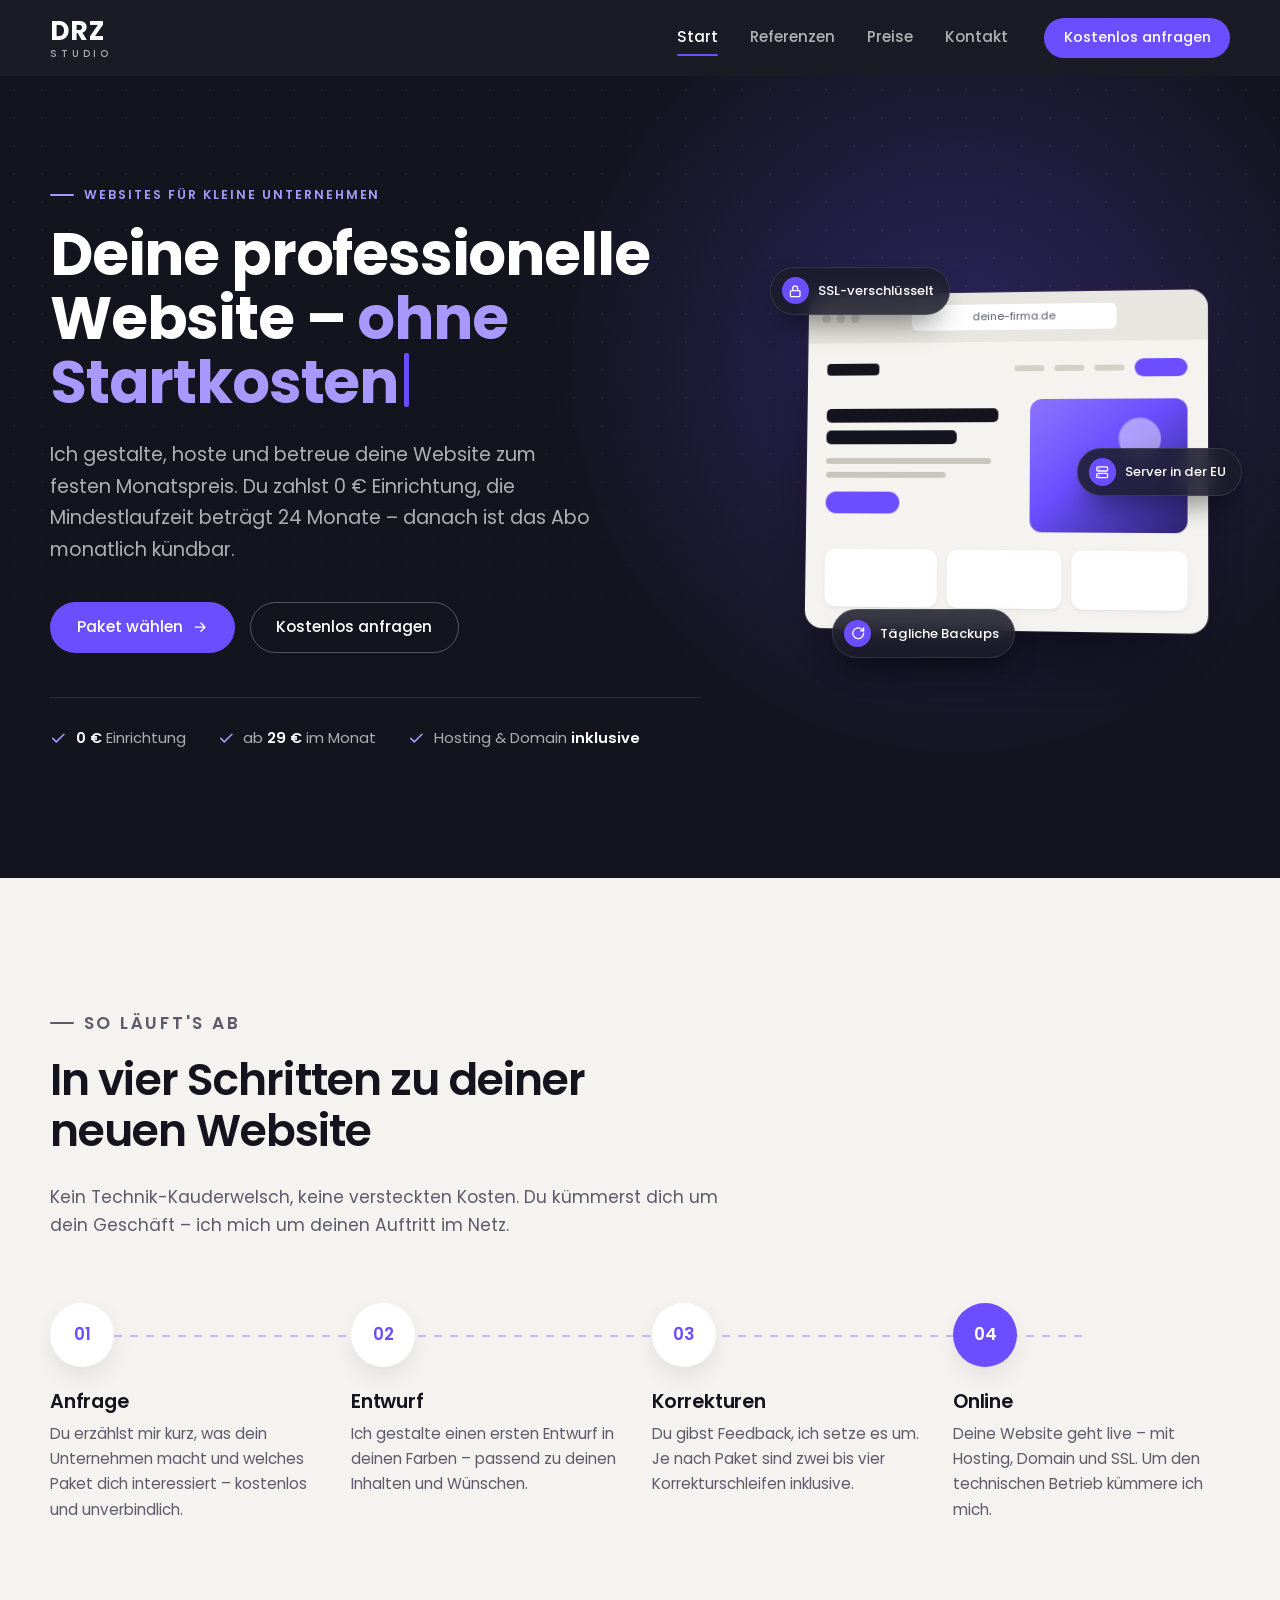
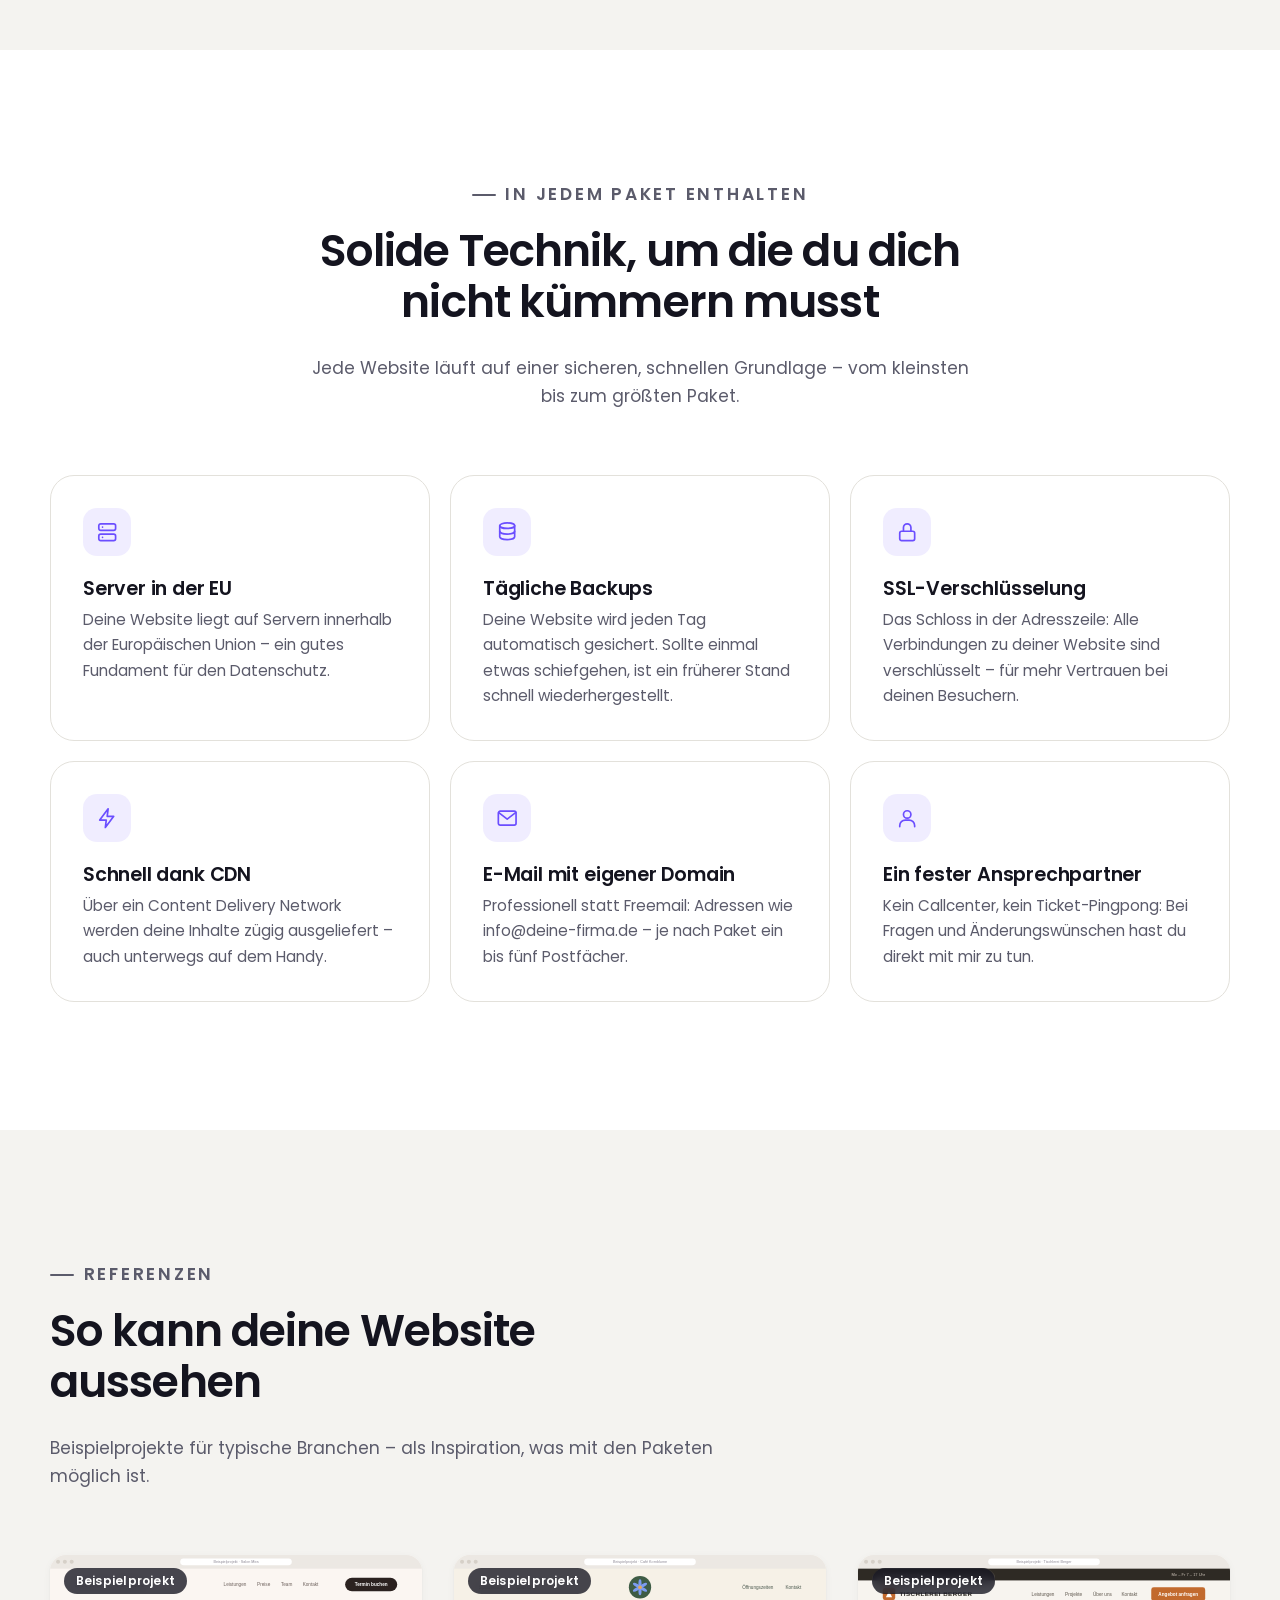
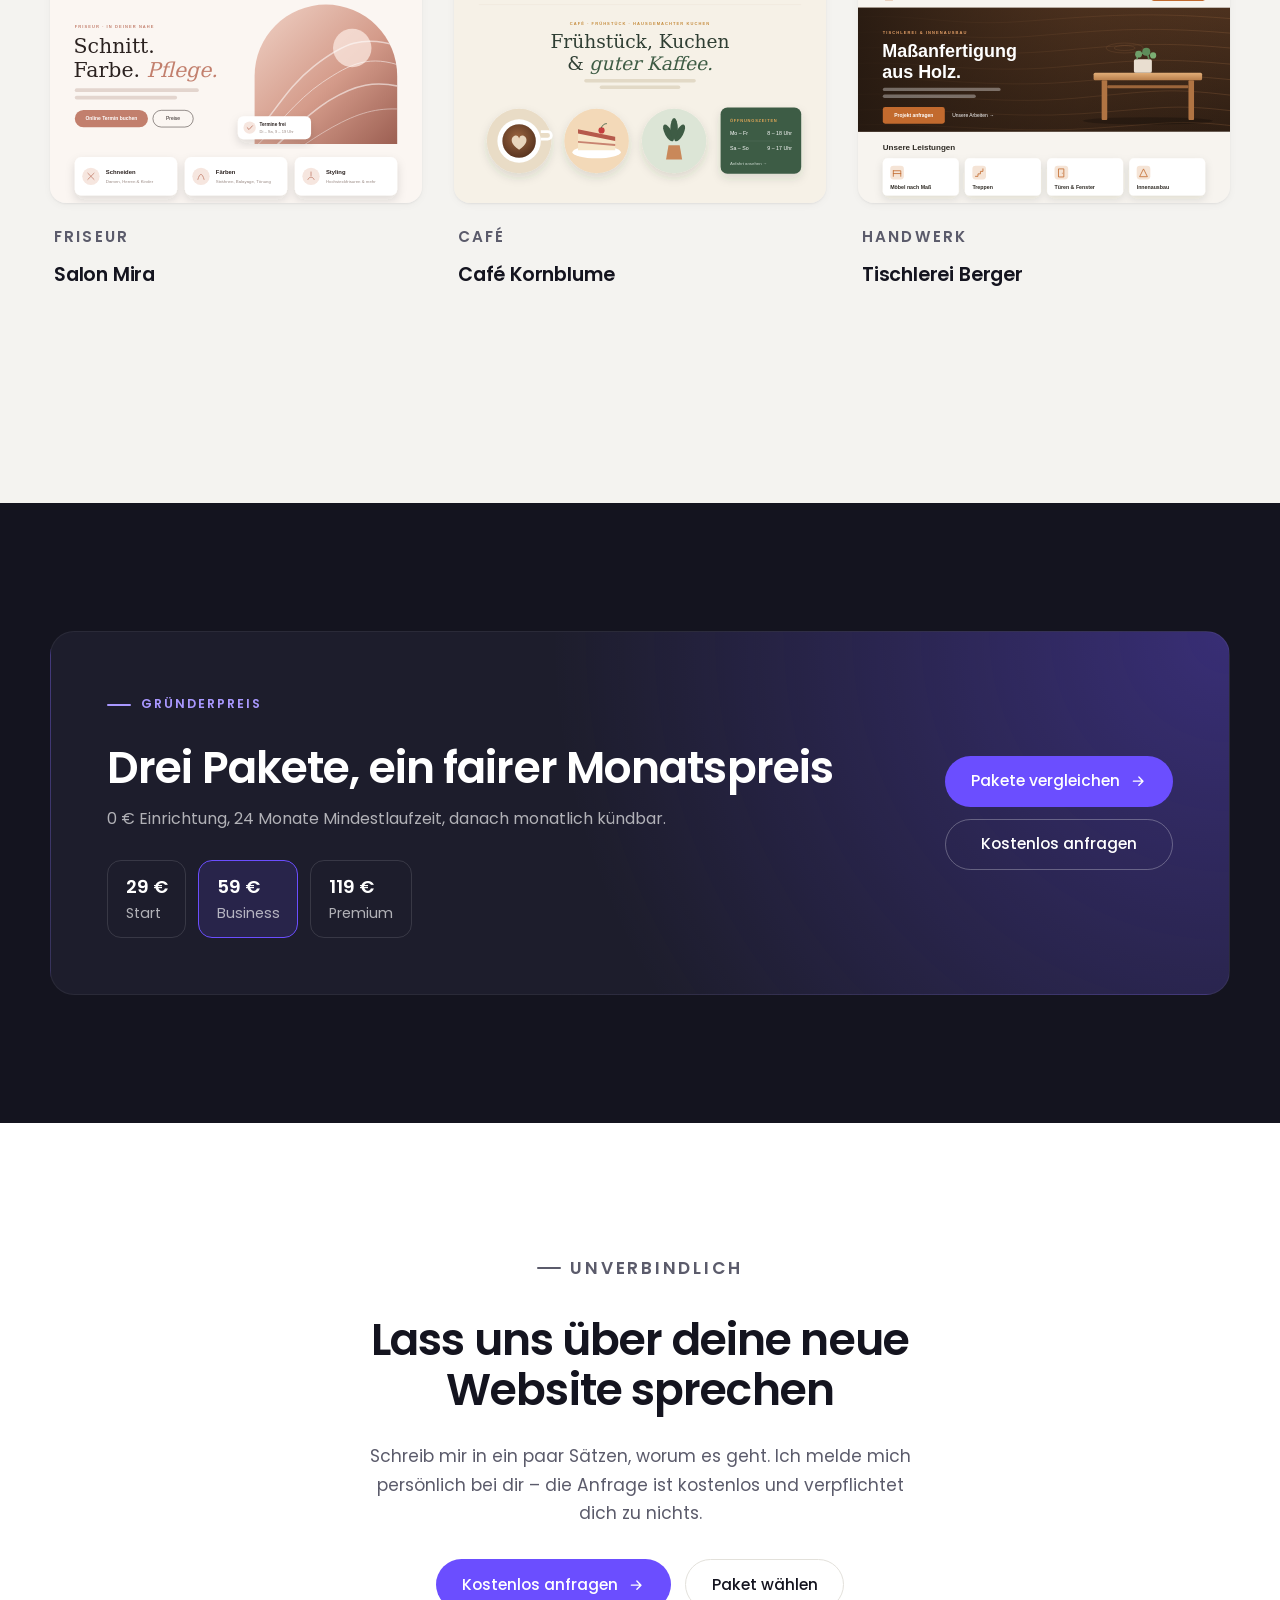
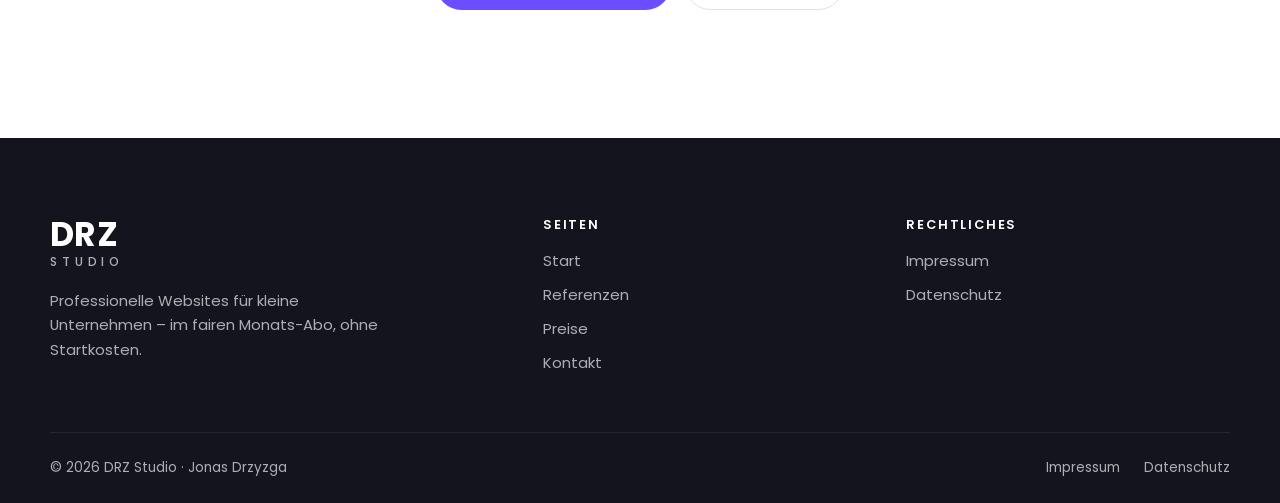
<file: index.html>
<!doctype html>
<html lang="de">
<head>
  <meta charset="utf-8">
  <meta name="viewport" content="width=device-width, initial-scale=1">
  <title>DRZ Studio – Professionelle Websites ohne Startkosten</title>
  <meta name="description" content="DRZ Studio erstellt professionelle Websites für kleine Unternehmen im Monats-Abo: 0 € Einrichtung, Hosting in der EU, tägliche Backups, SSL und E-Mail mit eigener Domain.">
  <meta name="theme-color" content="#14141F">
  <link rel="icon" href="assets/img/favicon.svg" type="image/svg+xml">
  <link rel="preload" href="assets/fonts/poppins/poppins-latin-700-normal.woff2" as="font" type="font/woff2" crossorigin>
  <link rel="stylesheet" href="assets/css/style.css">
  <script>document.documentElement.classList.add("js");</script>
</head>
<body>
  <a class="skip-link" href="#main">Zum Inhalt springen</a>

  <header class="site-header">
    <div class="container site-header__inner">
      <a class="logo" href="index.html" aria-label="DRZ Studio – zur Startseite">
        <span class="logo__mark">DRZ</span>
        <span class="logo__sub">STUDIO</span>
      </a>

      <button class="nav-toggle" type="button" aria-expanded="false" aria-controls="main-nav" aria-label="Menü öffnen">
        <span class="nav-toggle__bar"></span>
        <span class="nav-toggle__bar"></span>
        <span class="nav-toggle__bar"></span>
      </button>

      <nav class="main-nav" id="main-nav" aria-label="Hauptnavigation">
        <ul class="main-nav__list">
          <li><a class="main-nav__link" href="index.html" aria-current="page">Start</a></li>
          <li><a class="main-nav__link" href="referenzen.html">Referenzen</a></li>
          <li><a class="main-nav__link" href="preise.html">Preise</a></li>
          <li><a class="main-nav__link" href="kontakt.html">Kontakt</a></li>
        </ul>
        <a class="btn btn--primary btn--sm" href="kontakt.html">Kostenlos anfragen</a>
      </nav>
    </div>
  </header>

  <main id="main">
    <!-- Hero -->
    <section class="hero" aria-labelledby="hero-title">
      <div class="container hero__inner">
        <div class="hero__content">
          <p class="eyebrow" data-reveal>Websites für kleine Unternehmen</p>
          <h1 class="hero__title" id="hero-title" data-reveal style="--reveal-delay: .08s">
            Deine professionelle Website – <em>ohne Startkosten</em><span class="cursor" aria-hidden="true"></span>
          </h1>
          <p class="hero__lead" data-reveal style="--reveal-delay: .16s">
            Ich gestalte, hoste und betreue deine Website zum festen Monatspreis. Du zahlst 0&nbsp;€ Einrichtung, die Mindestlaufzeit beträgt 24&nbsp;Monate – danach ist das Abo monatlich kündbar.
          </p>
          <div class="hero__actions" data-reveal style="--reveal-delay: .24s">
            <a class="btn btn--primary" href="preise.html">
              Paket wählen
              <svg viewBox="0 0 24 24" fill="none" stroke="currentColor" stroke-width="2" stroke-linecap="round" stroke-linejoin="round" aria-hidden="true"><path d="M5 12h14M13 6l6 6-6 6"/></svg>
            </a>
            <a class="btn btn--ghost" href="kontakt.html">Kostenlos anfragen</a>
          </div>
          <ul class="hero__facts" data-reveal style="--reveal-delay: .32s">
            <li>
              <svg viewBox="0 0 24 24" fill="none" stroke="currentColor" stroke-width="2.2" stroke-linecap="round" stroke-linejoin="round" aria-hidden="true"><path d="M20 6 9 17l-5-5"/></svg>
              <span><strong>0 €</strong> Einrichtung</span>
            </li>
            <li>
              <svg viewBox="0 0 24 24" fill="none" stroke="currentColor" stroke-width="2.2" stroke-linecap="round" stroke-linejoin="round" aria-hidden="true"><path d="M20 6 9 17l-5-5"/></svg>
              <span>ab <strong>29 €</strong> im Monat</span>
            </li>
            <li>
              <svg viewBox="0 0 24 24" fill="none" stroke="currentColor" stroke-width="2.2" stroke-linecap="round" stroke-linejoin="round" aria-hidden="true"><path d="M20 6 9 17l-5-5"/></svg>
              <span>Hosting &amp; Domain <strong>inklusive</strong></span>
            </li>
          </ul>
        </div>

        <div class="hero__visual" aria-hidden="true" data-reveal style="--reveal-delay: .2s">
          <div class="mockup">
            <div class="mockup__bar">
              <span></span><span></span><span></span>
              <div class="mockup__url">deine-firma.de</div>
            </div>
            <div class="mockup__body">
              <div class="mockup__nav">
                <span class="mockup__logo"></span>
                <i></i><i></i><i></i>
                <b></b>
              </div>
              <div class="mockup__hero">
                <div class="mockup__lines"><i></i><i></i><i></i><i></i><b></b></div>
                <div class="mockup__image"></div>
              </div>
              <div class="mockup__cards"><i></i><i></i><i></i></div>
            </div>
          </div>

          <div class="chip chip--1">
            <span class="chip__icon"><svg viewBox="0 0 24 24" fill="none" stroke="currentColor" stroke-width="2.2" stroke-linecap="round" stroke-linejoin="round"><rect x="4" y="11" width="16" height="10" rx="2"/><path d="M8 11V7a4 4 0 0 1 8 0v4"/></svg></span>
            SSL-verschlüsselt
          </div>
          <div class="chip chip--2">
            <span class="chip__icon"><svg viewBox="0 0 24 24" fill="none" stroke="currentColor" stroke-width="2.2" stroke-linecap="round" stroke-linejoin="round"><rect x="3" y="3" width="18" height="7" rx="2"/><rect x="3" y="14" width="18" height="7" rx="2"/><path d="M7 6.5h.01M7 17.5h.01"/></svg></span>
            Server in der EU
          </div>
          <div class="chip chip--3">
            <span class="chip__icon"><svg viewBox="0 0 24 24" fill="none" stroke="currentColor" stroke-width="2.2" stroke-linecap="round" stroke-linejoin="round"><path d="M21 12a9 9 0 1 1-2.64-6.36L21 8"/><path d="M21 3v5h-5"/></svg></span>
            Tägliche Backups
          </div>
        </div>
      </div>
    </section>

    <!-- Ablauf -->
    <section class="section section--light" aria-labelledby="ablauf-title">
      <div class="container">
        <div class="section-head" data-reveal>
          <p class="eyebrow">So läuft's ab</p>
          <h2 id="ablauf-title">In vier Schritten zu deiner neuen Website</h2>
          <p>Kein Technik-Kauderwelsch, keine versteckten Kosten. Du kümmerst dich um dein Geschäft – ich mich um deinen Auftritt im Netz.</p>
        </div>

        <ol class="steps">
          <li class="step" data-reveal>
            <span class="step__num">01</span>
            <h3>Anfrage</h3>
            <p>Du erzählst mir kurz, was dein Unternehmen macht und welches Paket dich interessiert – kostenlos und unverbindlich.</p>
          </li>
          <li class="step" data-reveal style="--reveal-delay: .1s">
            <span class="step__num">02</span>
            <h3>Entwurf</h3>
            <p>Ich gestalte einen ersten Entwurf in deinen Farben – passend zu deinen Inhalten und Wünschen.</p>
          </li>
          <li class="step" data-reveal style="--reveal-delay: .2s">
            <span class="step__num">03</span>
            <h3>Korrekturen</h3>
            <p>Du gibst Feedback, ich setze es um. Je nach Paket sind zwei bis vier Korrekturschleifen inklusive.</p>
          </li>
          <li class="step" data-reveal style="--reveal-delay: .3s">
            <span class="step__num">04</span>
            <h3>Online</h3>
            <p>Deine Website geht live – mit Hosting, Domain und SSL. Um den technischen Betrieb kümmere ich mich.</p>
          </li>
        </ol>
      </div>
    </section>

    <!-- Vorteile -->
    <section class="section" aria-labelledby="vorteile-title">
      <div class="container">
        <div class="section-head section-head--center" data-reveal>
          <p class="eyebrow">In jedem Paket enthalten</p>
          <h2 id="vorteile-title">Solide Technik, um die du dich nicht kümmern musst</h2>
          <p>Jede Website läuft auf einer sicheren, schnellen Grundlage – vom kleinsten bis zum größten Paket.</p>
        </div>

        <ul class="features">
          <li class="feature" data-reveal>
            <span class="icon-tile"><svg viewBox="0 0 24 24" fill="none" stroke="currentColor" stroke-width="1.8" stroke-linecap="round" stroke-linejoin="round" aria-hidden="true"><rect x="3" y="3" width="18" height="7" rx="2"/><rect x="3" y="14" width="18" height="7" rx="2"/><path d="M7 6.5h.01M7 17.5h.01"/></svg></span>
            <h3>Server in der EU</h3>
            <p>Deine Website liegt auf Servern innerhalb der Europäischen Union – ein gutes Fundament für den Datenschutz.</p>
          </li>
          <li class="feature" data-reveal style="--reveal-delay: .08s">
            <span class="icon-tile"><svg viewBox="0 0 24 24" fill="none" stroke="currentColor" stroke-width="1.8" stroke-linecap="round" stroke-linejoin="round" aria-hidden="true"><ellipse cx="12" cy="5" rx="8" ry="3"/><path d="M4 5v6c0 1.66 3.58 3 8 3s8-1.34 8-3V5"/><path d="M4 11v6c0 1.66 3.58 3 8 3s8-1.34 8-3v-6"/></svg></span>
            <h3>Tägliche Backups</h3>
            <p>Deine Website wird jeden Tag automatisch gesichert. Sollte einmal etwas schiefgehen, ist ein früherer Stand schnell wiederhergestellt.</p>
          </li>
          <li class="feature" data-reveal style="--reveal-delay: .16s">
            <span class="icon-tile"><svg viewBox="0 0 24 24" fill="none" stroke="currentColor" stroke-width="1.8" stroke-linecap="round" stroke-linejoin="round" aria-hidden="true"><rect x="4" y="11" width="16" height="10" rx="2"/><path d="M8 11V7a4 4 0 0 1 8 0v4"/></svg></span>
            <h3>SSL-Verschlüsselung</h3>
            <p>Das Schloss in der Adresszeile: Alle Verbindungen zu deiner Website sind verschlüsselt – für mehr Vertrauen bei deinen Besuchern.</p>
          </li>
          <li class="feature" data-reveal>
            <span class="icon-tile"><svg viewBox="0 0 24 24" fill="none" stroke="currentColor" stroke-width="1.8" stroke-linecap="round" stroke-linejoin="round" aria-hidden="true"><path d="M13 2 4 14h7l-1 8 9-12h-7l1-8z"/></svg></span>
            <h3>Schnell dank CDN</h3>
            <p>Über ein Content Delivery Network werden deine Inhalte zügig ausgeliefert – auch unterwegs auf dem Handy.</p>
          </li>
          <li class="feature" data-reveal style="--reveal-delay: .08s">
            <span class="icon-tile"><svg viewBox="0 0 24 24" fill="none" stroke="currentColor" stroke-width="1.8" stroke-linecap="round" stroke-linejoin="round" aria-hidden="true"><rect x="2.5" y="4.5" width="19" height="15" rx="2"/><path d="m3 6 9 7 9-7"/></svg></span>
            <h3>E-Mail mit eigener Domain</h3>
            <p>Professionell statt Freemail: Adressen wie info@deine-firma.de – je nach Paket ein bis fünf Postfächer.</p>
          </li>
          <li class="feature" data-reveal style="--reveal-delay: .16s">
            <span class="icon-tile"><svg viewBox="0 0 24 24" fill="none" stroke="currentColor" stroke-width="1.8" stroke-linecap="round" stroke-linejoin="round" aria-hidden="true"><circle cx="12" cy="8" r="4"/><path d="M4 21v-1a6 6 0 0 1 6-6h4a6 6 0 0 1 6 6v1"/></svg></span>
            <h3>Ein fester Ansprechpartner</h3>
            <p>Kein Callcenter, kein Ticket-Pingpong: Bei Fragen und Änderungswünschen hast du direkt mit mir zu tun.</p>
          </li>
        </ul>
      </div>
    </section>

    <!-- Referenzen-Teaser -->
    <section class="section section--light" aria-labelledby="referenzen-title">
      <div class="container">
        <div class="section-head" data-reveal>
          <p class="eyebrow">Referenzen</p>
          <h2 id="referenzen-title">So kann deine Website aussehen</h2>
          <p>Beispielprojekte für typische Branchen – als Inspiration, was mit den Paketen möglich ist.</p>
        </div>

        <ul class="gallery">
          <li class="project" data-reveal>
            <a class="project__media project__media--link" href="referenzen.html">
              <span class="badge badge--glass">Beispielprojekt</span>
              <img src="assets/img/referenzen/friseur.svg" alt="Beispielentwurf einer Website für einen Friseursalon mit Online-Terminbuchung" width="1200" height="800" loading="lazy">
            </a>
            <div class="project__body">
              <p class="project__industry">Friseur</p>
              <h3>Salon Mira</h3>
            </div>
          </li>
          <li class="project" data-reveal style="--reveal-delay: .1s">
            <a class="project__media project__media--link" href="referenzen.html">
              <span class="badge badge--glass">Beispielprojekt</span>
              <img src="assets/img/referenzen/cafe.svg" alt="Beispielentwurf einer Website für ein Café mit Öffnungszeiten" width="1200" height="800" loading="lazy">
            </a>
            <div class="project__body">
              <p class="project__industry">Café</p>
              <h3>Café Kornblume</h3>
            </div>
          </li>
          <li class="project" data-reveal style="--reveal-delay: .2s">
            <a class="project__media project__media--link" href="referenzen.html">
              <span class="badge badge--glass">Beispielprojekt</span>
              <img src="assets/img/referenzen/handwerker.svg" alt="Beispielentwurf einer Website für eine Tischlerei" width="1200" height="800" loading="lazy">
            </a>
            <div class="project__body">
              <p class="project__industry">Handwerk</p>
              <h3>Tischlerei Berger</h3>
            </div>
          </li>
        </ul>

        <div class="section-foot" data-reveal>
          <a class="link-arrow" href="referenzen.html">
            Alle Beispielprojekte ansehen
            <svg viewBox="0 0 24 24" fill="none" stroke="currentColor" stroke-width="2" stroke-linecap="round" stroke-linejoin="round" aria-hidden="true"><path d="M5 12h14M13 6l6 6-6 6"/></svg>
          </a>
        </div>
      </div>
    </section>

    <!-- Preis-Teaser -->
    <section class="section section--dark" aria-labelledby="preise-title">
      <div class="container">
        <div class="price-teaser" data-reveal>
          <div>
            <p class="eyebrow">Gründerpreis</p>
            <h2 id="preise-title">Drei Pakete, ein fairer Monatspreis</h2>
            <p>0&nbsp;€ Einrichtung, 24&nbsp;Monate Mindestlaufzeit, danach monatlich kündbar.</p>
            <ul class="price-teaser__plans">
              <li><strong>29 €</strong>Start</li>
              <li class="is-featured"><strong>59 €</strong>Business</li>
              <li><strong>119 €</strong>Premium</li>
            </ul>
          </div>
          <div class="price-teaser__actions">
            <a class="btn btn--primary" href="preise.html">
              Pakete vergleichen
              <svg viewBox="0 0 24 24" fill="none" stroke="currentColor" stroke-width="2" stroke-linecap="round" stroke-linejoin="round" aria-hidden="true"><path d="M5 12h14M13 6l6 6-6 6"/></svg>
            </a>
            <a class="btn btn--ghost" href="kontakt.html">Kostenlos anfragen</a>
          </div>
        </div>
      </div>
    </section>

    <!-- Abschluss-CTA -->
    <section class="section" aria-labelledby="cta-title">
      <div class="container cta-band" data-reveal>
        <p class="eyebrow">Unverbindlich</p>
        <h2 id="cta-title">Lass uns über deine neue Website sprechen</h2>
        <p>Schreib mir in ein paar Sätzen, worum es geht. Ich melde mich persönlich bei dir – die Anfrage ist kostenlos und verpflichtet dich zu nichts.</p>
        <div class="hero__actions">
          <a class="btn btn--primary" href="kontakt.html">
            Kostenlos anfragen
            <svg viewBox="0 0 24 24" fill="none" stroke="currentColor" stroke-width="2" stroke-linecap="round" stroke-linejoin="round" aria-hidden="true"><path d="M5 12h14M13 6l6 6-6 6"/></svg>
          </a>
          <a class="btn btn--outline" href="preise.html">Paket wählen</a>
        </div>
      </div>
    </section>
  </main>

  <footer class="site-footer">
    <div class="container">
      <div class="site-footer__top">
        <div class="site-footer__brand">
          <a class="logo logo--lg" href="index.html" aria-label="DRZ Studio – zur Startseite">
            <span class="logo__mark">DRZ</span>
            <span class="logo__sub">STUDIO</span>
          </a>
          <p>Professionelle Websites für kleine Unternehmen – im fairen Monats-Abo, ohne Startkosten.</p>
        </div>
        <div>
          <h2>Seiten</h2>
          <ul class="footer-links">
            <li><a href="index.html">Start</a></li>
            <li><a href="referenzen.html">Referenzen</a></li>
            <li><a href="preise.html">Preise</a></li>
            <li><a href="kontakt.html">Kontakt</a></li>
          </ul>
        </div>
        <div>
          <h2>Rechtliches</h2>
          <ul class="footer-links">
            <li><a href="impressum.html">Impressum</a></li>
            <li><a href="datenschutz.html">Datenschutz</a></li>
          </ul>
        </div>
      </div>
      <div class="site-footer__bottom">
        <p>© <span data-year>2026</span> DRZ Studio · Jonas Drzyzga</p>
        <ul class="site-footer__legal">
          <li><a href="impressum.html">Impressum</a></li>
          <li><a href="datenschutz.html">Datenschutz</a></li>
        </ul>
      </div>
    </div>
  </footer>

  <script src="assets/js/main.js" defer></script>
</body>
</html>
</file>
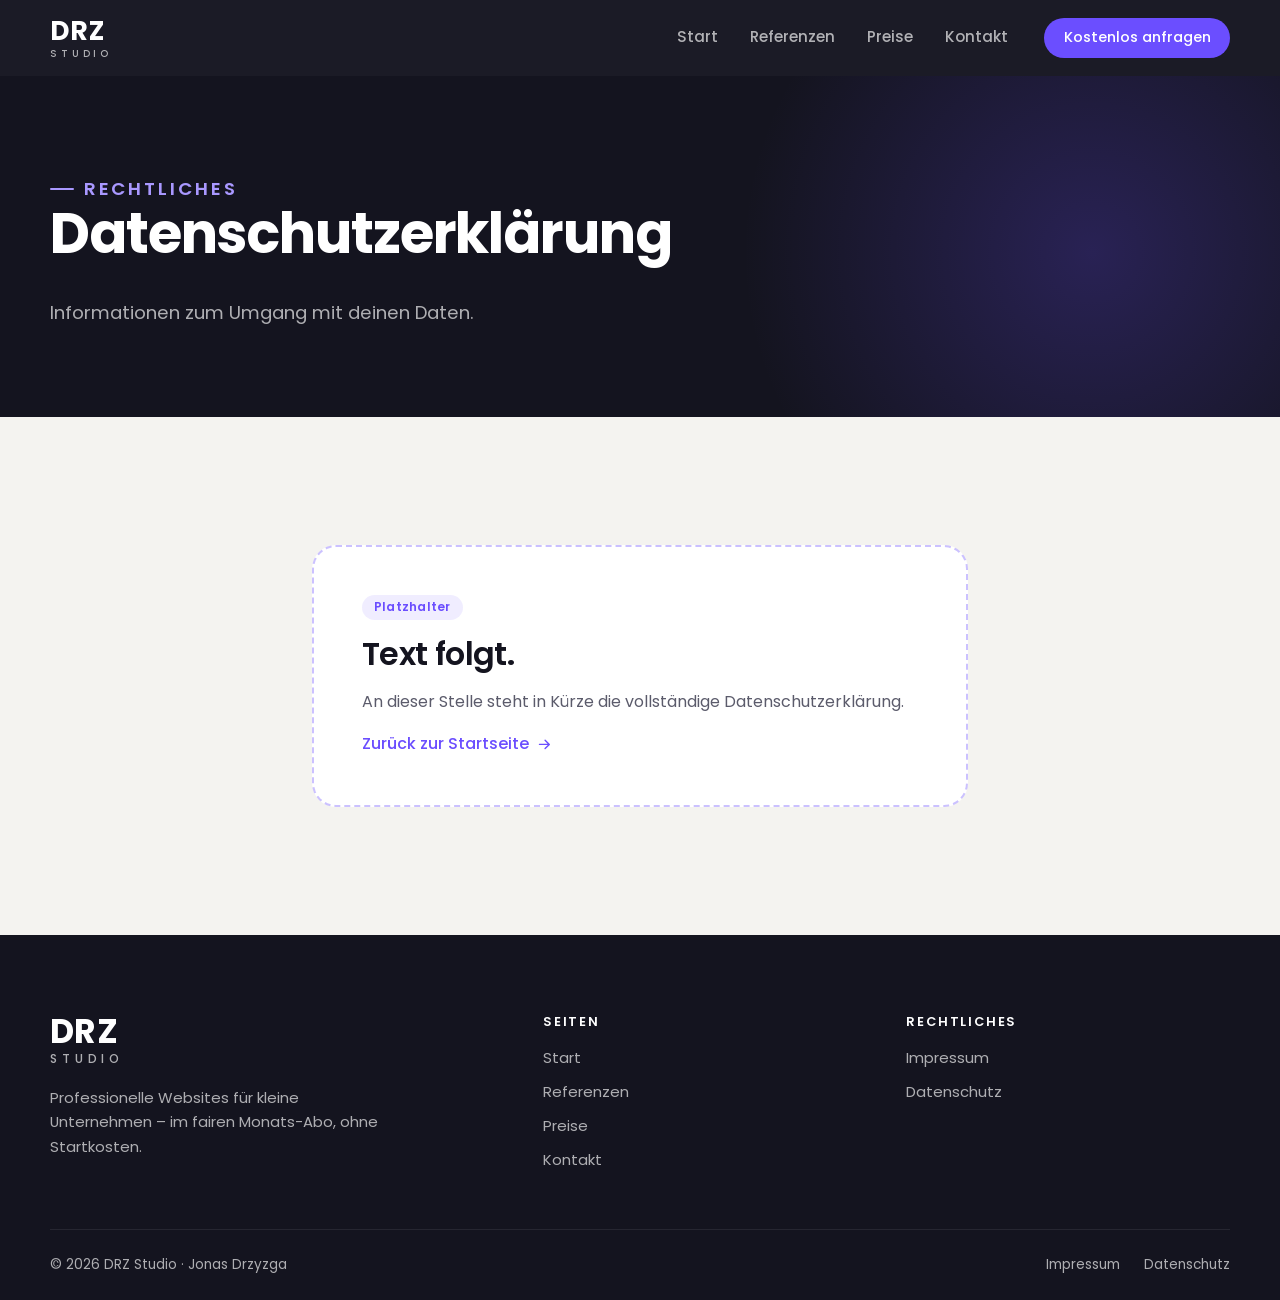
<file: datenschutz.html>
<!doctype html>
<html lang="de">
<head>
  <meta charset="utf-8">
  <meta name="viewport" content="width=device-width, initial-scale=1">
  <title>Datenschutz – DRZ Studio</title>
  <meta name="description" content="Datenschutzerklärung von DRZ Studio.">
  <meta name="robots" content="noindex">
  <meta name="theme-color" content="#14141F">
  <link rel="icon" href="assets/img/favicon.svg" type="image/svg+xml">
  <link rel="preload" href="assets/fonts/poppins/poppins-latin-700-normal.woff2" as="font" type="font/woff2" crossorigin>
  <link rel="stylesheet" href="assets/css/style.css">
  <script>document.documentElement.classList.add("js");</script>
</head>
<body>
  <a class="skip-link" href="#main">Zum Inhalt springen</a>

  <header class="site-header">
    <div class="container site-header__inner">
      <a class="logo" href="index.html" aria-label="DRZ Studio – zur Startseite">
        <span class="logo__mark">DRZ</span>
        <span class="logo__sub">STUDIO</span>
      </a>

      <button class="nav-toggle" type="button" aria-expanded="false" aria-controls="main-nav" aria-label="Menü öffnen">
        <span class="nav-toggle__bar"></span>
        <span class="nav-toggle__bar"></span>
        <span class="nav-toggle__bar"></span>
      </button>

      <nav class="main-nav" id="main-nav" aria-label="Hauptnavigation">
        <ul class="main-nav__list">
          <li><a class="main-nav__link" href="index.html">Start</a></li>
          <li><a class="main-nav__link" href="referenzen.html">Referenzen</a></li>
          <li><a class="main-nav__link" href="preise.html">Preise</a></li>
          <li><a class="main-nav__link" href="kontakt.html">Kontakt</a></li>
        </ul>
        <a class="btn btn--primary btn--sm" href="kontakt.html">Kostenlos anfragen</a>
      </nav>
    </div>
  </header>

  <main id="main">
    <section class="page-hero" aria-labelledby="page-title">
      <div class="container">
        <p class="eyebrow" data-reveal>Rechtliches</p>
        <h1 id="page-title" data-reveal style="--reveal-delay: .08s">Datenschutzerklärung</h1>
        <p data-reveal style="--reveal-delay: .16s">Informationen zum Umgang mit deinen Daten.</p>
      </div>
    </section>

    <section class="section section--light">
      <div class="container placeholder">
        <div class="placeholder__box" data-reveal>
          <span class="badge badge--soft">Platzhalter</span>
          <h2>Text folgt.</h2>
          <p>An dieser Stelle steht in Kürze die vollständige Datenschutzerklärung.</p>
          <a class="link-arrow" href="index.html">
            Zurück zur Startseite
            <svg viewBox="0 0 24 24" fill="none" stroke="currentColor" stroke-width="2" stroke-linecap="round" stroke-linejoin="round" aria-hidden="true"><path d="M5 12h14M13 6l6 6-6 6"/></svg>
          </a>
        </div>
      </div>
    </section>
  </main>

  <footer class="site-footer">
    <div class="container">
      <div class="site-footer__top">
        <div class="site-footer__brand">
          <a class="logo logo--lg" href="index.html" aria-label="DRZ Studio – zur Startseite">
            <span class="logo__mark">DRZ</span>
            <span class="logo__sub">STUDIO</span>
          </a>
          <p>Professionelle Websites für kleine Unternehmen – im fairen Monats-Abo, ohne Startkosten.</p>
        </div>
        <div>
          <h2>Seiten</h2>
          <ul class="footer-links">
            <li><a href="index.html">Start</a></li>
            <li><a href="referenzen.html">Referenzen</a></li>
            <li><a href="preise.html">Preise</a></li>
            <li><a href="kontakt.html">Kontakt</a></li>
          </ul>
        </div>
        <div>
          <h2>Rechtliches</h2>
          <ul class="footer-links">
            <li><a href="impressum.html">Impressum</a></li>
            <li><a href="datenschutz.html">Datenschutz</a></li>
          </ul>
        </div>
      </div>
      <div class="site-footer__bottom">
        <p>© <span data-year>2026</span> DRZ Studio · Jonas Drzyzga</p>
        <ul class="site-footer__legal">
          <li><a href="impressum.html">Impressum</a></li>
          <li><a href="datenschutz.html">Datenschutz</a></li>
        </ul>
      </div>
    </div>
  </footer>

  <script src="assets/js/main.js" defer></script>
</body>
</html>
</file>
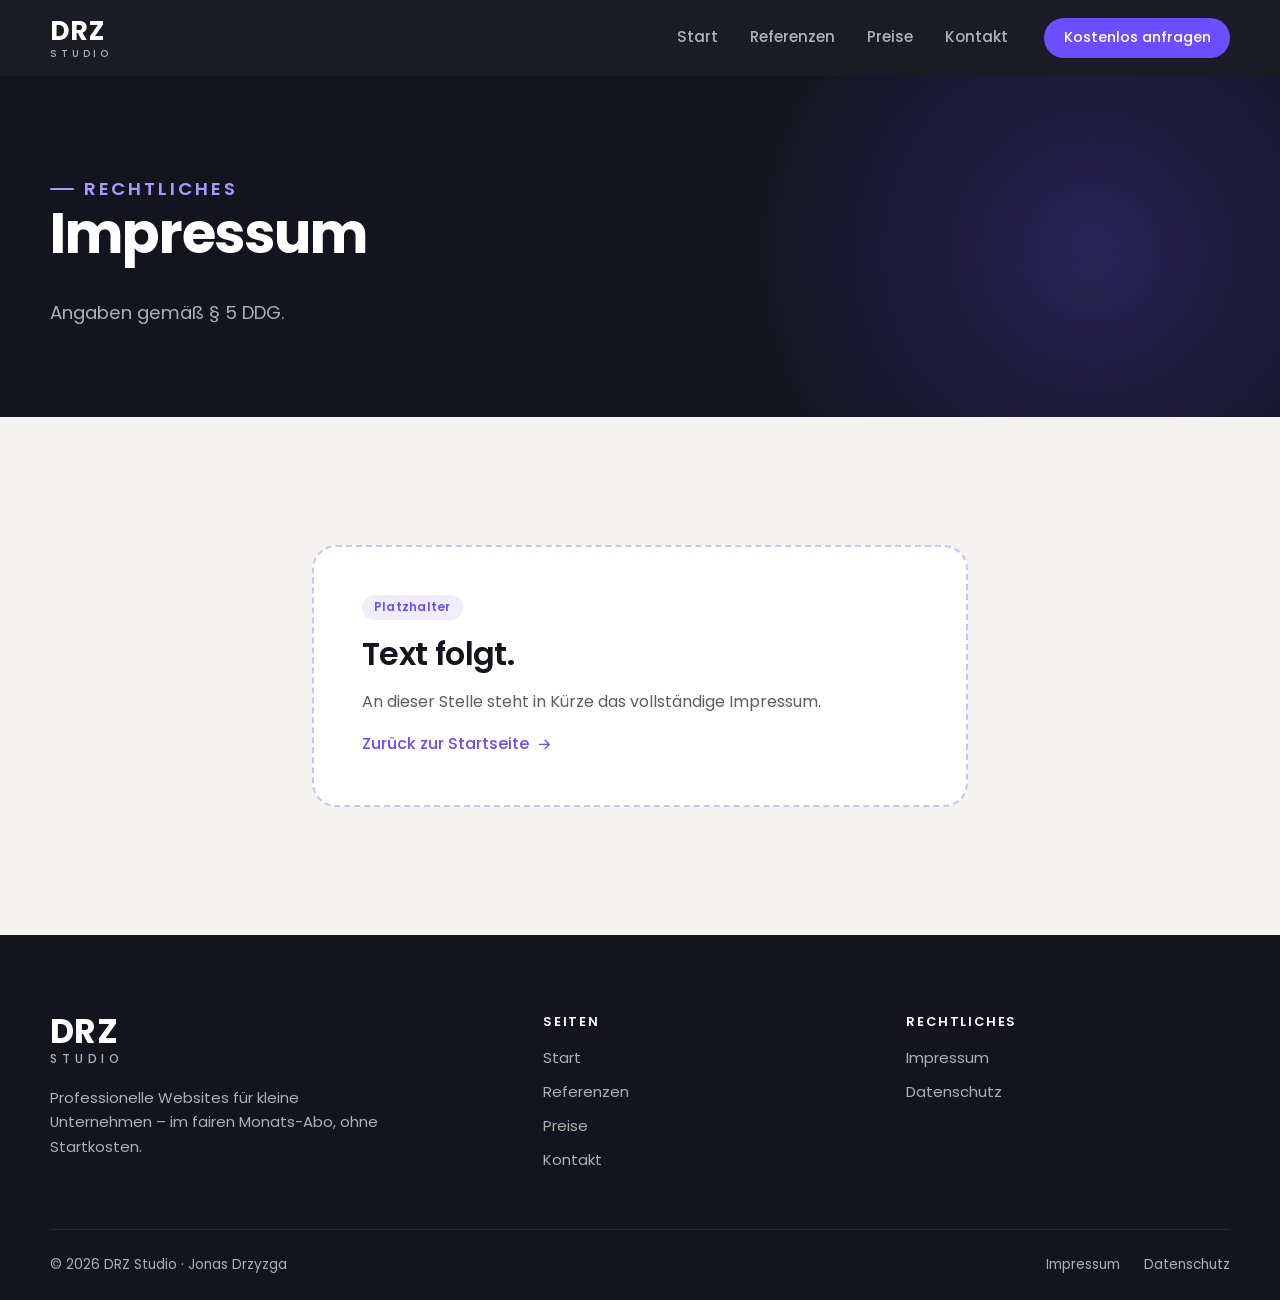
<file: impressum.html>
<!doctype html>
<html lang="de">
<head>
  <meta charset="utf-8">
  <meta name="viewport" content="width=device-width, initial-scale=1">
  <title>Impressum – DRZ Studio</title>
  <meta name="description" content="Impressum von DRZ Studio.">
  <meta name="robots" content="noindex">
  <meta name="theme-color" content="#14141F">
  <link rel="icon" href="assets/img/favicon.svg" type="image/svg+xml">
  <link rel="preload" href="assets/fonts/poppins/poppins-latin-700-normal.woff2" as="font" type="font/woff2" crossorigin>
  <link rel="stylesheet" href="assets/css/style.css">
  <script>document.documentElement.classList.add("js");</script>
</head>
<body>
  <a class="skip-link" href="#main">Zum Inhalt springen</a>

  <header class="site-header">
    <div class="container site-header__inner">
      <a class="logo" href="index.html" aria-label="DRZ Studio – zur Startseite">
        <span class="logo__mark">DRZ</span>
        <span class="logo__sub">STUDIO</span>
      </a>

      <button class="nav-toggle" type="button" aria-expanded="false" aria-controls="main-nav" aria-label="Menü öffnen">
        <span class="nav-toggle__bar"></span>
        <span class="nav-toggle__bar"></span>
        <span class="nav-toggle__bar"></span>
      </button>

      <nav class="main-nav" id="main-nav" aria-label="Hauptnavigation">
        <ul class="main-nav__list">
          <li><a class="main-nav__link" href="index.html">Start</a></li>
          <li><a class="main-nav__link" href="referenzen.html">Referenzen</a></li>
          <li><a class="main-nav__link" href="preise.html">Preise</a></li>
          <li><a class="main-nav__link" href="kontakt.html">Kontakt</a></li>
        </ul>
        <a class="btn btn--primary btn--sm" href="kontakt.html">Kostenlos anfragen</a>
      </nav>
    </div>
  </header>

  <main id="main">
    <section class="page-hero" aria-labelledby="page-title">
      <div class="container">
        <p class="eyebrow" data-reveal>Rechtliches</p>
        <h1 id="page-title" data-reveal style="--reveal-delay: .08s">Impressum</h1>
        <p data-reveal style="--reveal-delay: .16s">Angaben gemäß § 5 DDG.</p>
      </div>
    </section>

    <section class="section section--light">
      <div class="container placeholder">
        <div class="placeholder__box" data-reveal>
          <span class="badge badge--soft">Platzhalter</span>
          <h2>Text folgt.</h2>
          <p>An dieser Stelle steht in Kürze das vollständige Impressum.</p>
          <a class="link-arrow" href="index.html">
            Zurück zur Startseite
            <svg viewBox="0 0 24 24" fill="none" stroke="currentColor" stroke-width="2" stroke-linecap="round" stroke-linejoin="round" aria-hidden="true"><path d="M5 12h14M13 6l6 6-6 6"/></svg>
          </a>
        </div>
      </div>
    </section>
  </main>

  <footer class="site-footer">
    <div class="container">
      <div class="site-footer__top">
        <div class="site-footer__brand">
          <a class="logo logo--lg" href="index.html" aria-label="DRZ Studio – zur Startseite">
            <span class="logo__mark">DRZ</span>
            <span class="logo__sub">STUDIO</span>
          </a>
          <p>Professionelle Websites für kleine Unternehmen – im fairen Monats-Abo, ohne Startkosten.</p>
        </div>
        <div>
          <h2>Seiten</h2>
          <ul class="footer-links">
            <li><a href="index.html">Start</a></li>
            <li><a href="referenzen.html">Referenzen</a></li>
            <li><a href="preise.html">Preise</a></li>
            <li><a href="kontakt.html">Kontakt</a></li>
          </ul>
        </div>
        <div>
          <h2>Rechtliches</h2>
          <ul class="footer-links">
            <li><a href="impressum.html">Impressum</a></li>
            <li><a href="datenschutz.html">Datenschutz</a></li>
          </ul>
        </div>
      </div>
      <div class="site-footer__bottom">
        <p>© <span data-year>2026</span> DRZ Studio · Jonas Drzyzga</p>
        <ul class="site-footer__legal">
          <li><a href="impressum.html">Impressum</a></li>
          <li><a href="datenschutz.html">Datenschutz</a></li>
        </ul>
      </div>
    </div>
  </footer>

  <script src="assets/js/main.js" defer></script>
</body>
</html>
</file>
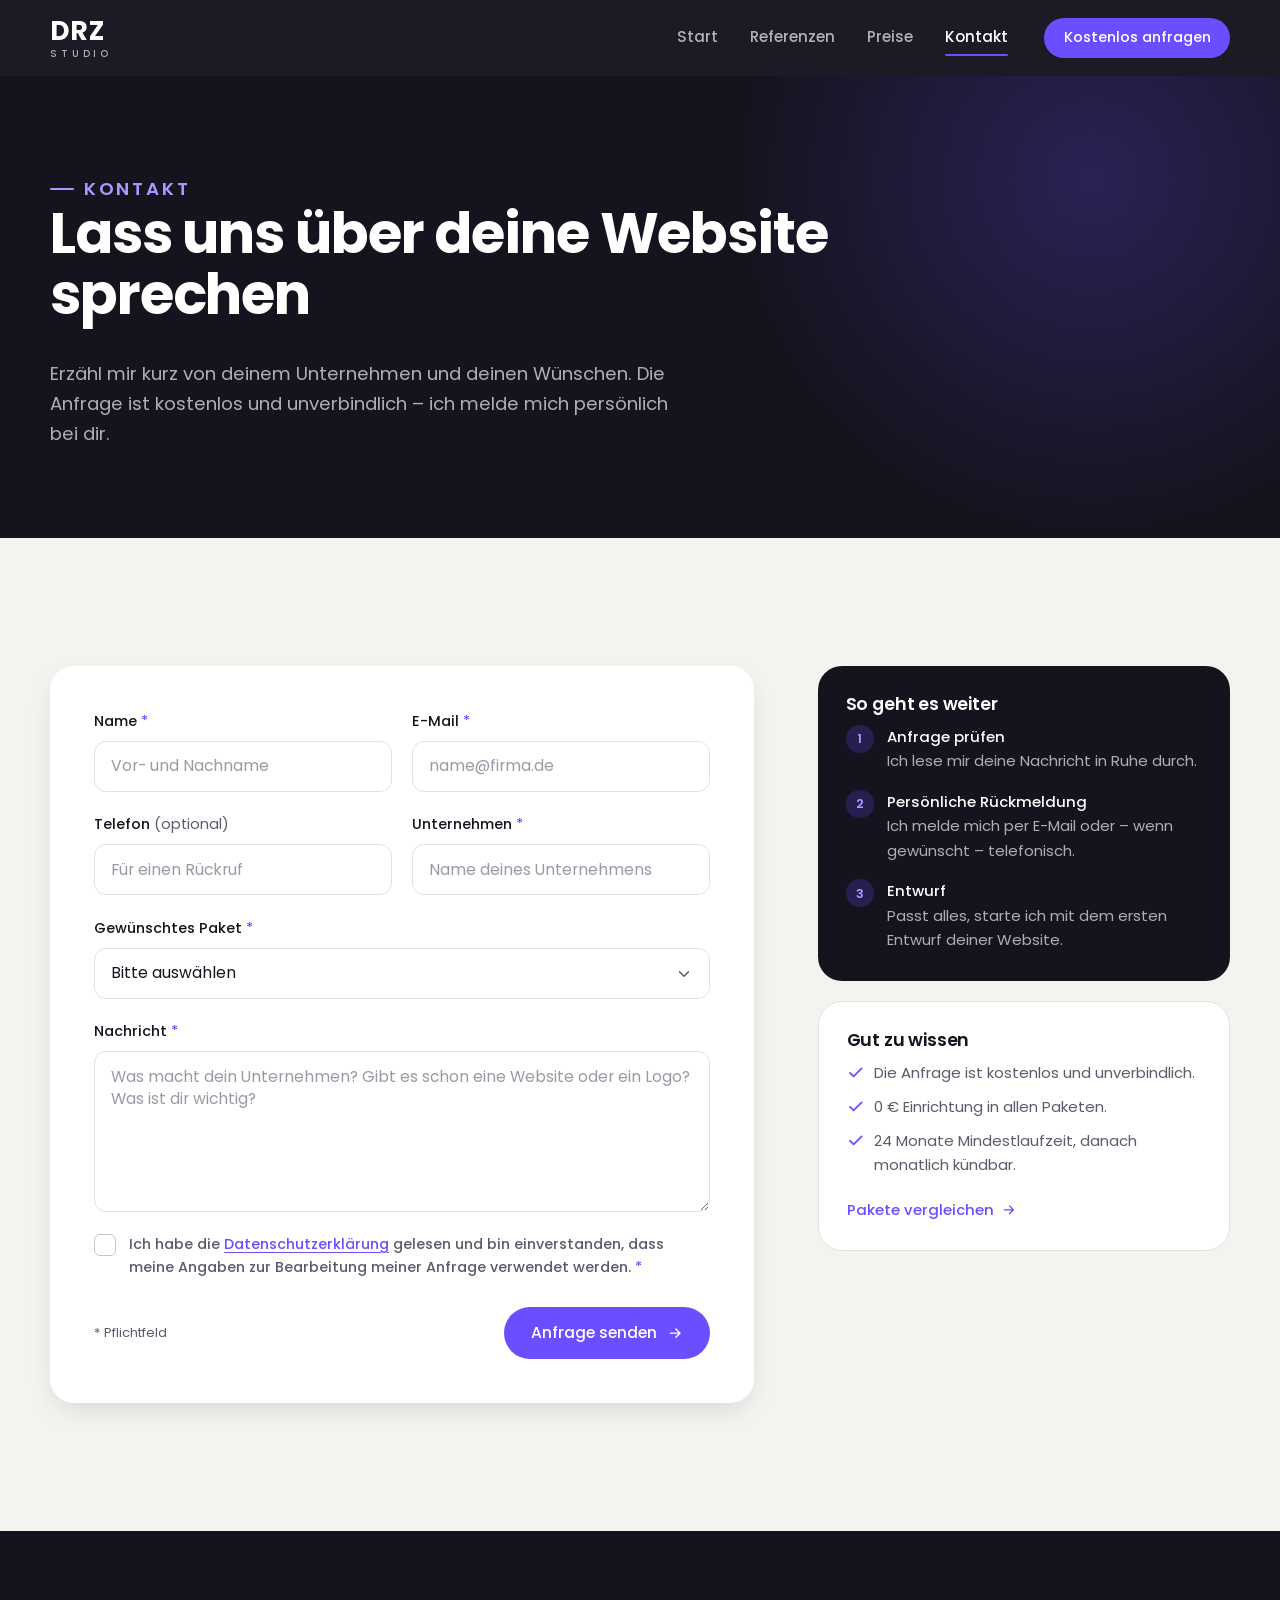
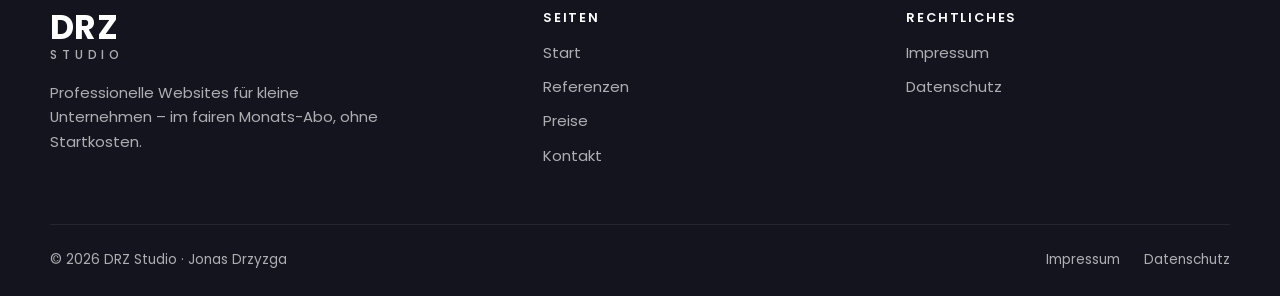
<file: kontakt.html>
<!doctype html>
<html lang="de">
<head>
  <meta charset="utf-8">
  <meta name="viewport" content="width=device-width, initial-scale=1">
  <title>Kontakt – DRZ Studio</title>
  <meta name="description" content="Kostenlos und unverbindlich anfragen: Erzähl DRZ Studio von deinem Unternehmen und finde das passende Website-Paket.">
  <meta name="theme-color" content="#14141F">
  <link rel="icon" href="assets/img/favicon.svg" type="image/svg+xml">
  <link rel="preload" href="assets/fonts/poppins/poppins-latin-700-normal.woff2" as="font" type="font/woff2" crossorigin>
  <link rel="stylesheet" href="assets/css/style.css">
  <script>document.documentElement.classList.add("js");</script>
</head>
<body>
  <a class="skip-link" href="#main">Zum Inhalt springen</a>

  <header class="site-header">
    <div class="container site-header__inner">
      <a class="logo" href="index.html" aria-label="DRZ Studio – zur Startseite">
        <span class="logo__mark">DRZ</span>
        <span class="logo__sub">STUDIO</span>
      </a>

      <button class="nav-toggle" type="button" aria-expanded="false" aria-controls="main-nav" aria-label="Menü öffnen">
        <span class="nav-toggle__bar"></span>
        <span class="nav-toggle__bar"></span>
        <span class="nav-toggle__bar"></span>
      </button>

      <nav class="main-nav" id="main-nav" aria-label="Hauptnavigation">
        <ul class="main-nav__list">
          <li><a class="main-nav__link" href="index.html">Start</a></li>
          <li><a class="main-nav__link" href="referenzen.html">Referenzen</a></li>
          <li><a class="main-nav__link" href="preise.html">Preise</a></li>
          <li><a class="main-nav__link" href="kontakt.html" aria-current="page">Kontakt</a></li>
        </ul>
        <a class="btn btn--primary btn--sm" href="kontakt.html">Kostenlos anfragen</a>
      </nav>
    </div>
  </header>

  <main id="main">
    <section class="page-hero" aria-labelledby="page-title">
      <div class="container">
        <p class="eyebrow" data-reveal>Kontakt</p>
        <h1 id="page-title" data-reveal style="--reveal-delay: .08s">Lass uns über deine Website sprechen</h1>
        <p data-reveal style="--reveal-delay: .16s">Erzähl mir kurz von deinem Unternehmen und deinen Wünschen. Die Anfrage ist kostenlos und unverbindlich – ich melde mich persönlich bei dir.</p>
      </div>
    </section>

    <section class="section section--light" aria-label="Kontaktformular">
      <div class="container contact">
        <div class="form-card" data-reveal>
          <form id="contact-form" novalidate>
            <div class="form-grid">
              <div class="field">
                <label for="name">Name <span class="field__required" aria-hidden="true">*</span></label>
                <input class="input" type="text" id="name" name="name" autocomplete="name" placeholder="Vor- und Nachname" required aria-describedby="name-error">
                <p class="field__error" id="name-error" aria-live="polite"></p>
              </div>

              <div class="field">
                <label for="email">E-Mail <span class="field__required" aria-hidden="true">*</span></label>
                <input class="input" type="email" id="email" name="email" autocomplete="email" placeholder="name@firma.de" required aria-describedby="email-error">
                <p class="field__error" id="email-error" aria-live="polite"></p>
              </div>

              <div class="field">
                <label for="telefon">Telefon <span class="field__optional">(optional)</span></label>
                <input class="input" type="tel" id="telefon" name="telefon" autocomplete="tel" placeholder="Für einen Rückruf" aria-describedby="telefon-error">
                <p class="field__error" id="telefon-error" aria-live="polite"></p>
              </div>

              <div class="field">
                <label for="unternehmen">Unternehmen <span class="field__required" aria-hidden="true">*</span></label>
                <input class="input" type="text" id="unternehmen" name="unternehmen" autocomplete="organization" placeholder="Name deines Unternehmens" required aria-describedby="unternehmen-error">
                <p class="field__error" id="unternehmen-error" aria-live="polite"></p>
              </div>

              <div class="field field--full">
                <label for="paket">Gewünschtes Paket <span class="field__required" aria-hidden="true">*</span></label>
                <select class="select" id="paket" name="paket" required aria-describedby="paket-error">
                  <option value="" selected disabled>Bitte auswählen</option>
                  <option value="start">Start – 29 € / Monat</option>
                  <option value="business">Business – 59 € / Monat</option>
                  <option value="premium">Premium – 119 € / Monat</option>
                  <option value="beratung">Noch unsicher – bitte berate mich</option>
                </select>
                <p class="field__error" id="paket-error" aria-live="polite"></p>
              </div>

              <div class="field field--full">
                <label for="nachricht">Nachricht <span class="field__required" aria-hidden="true">*</span></label>
                <textarea class="textarea" id="nachricht" name="nachricht" rows="6" placeholder="Was macht dein Unternehmen? Gibt es schon eine Website oder ein Logo? Was ist dir wichtig?" required aria-describedby="nachricht-error"></textarea>
                <p class="field__error" id="nachricht-error" aria-live="polite"></p>
              </div>

              <div class="field field--full">
                <label class="checkbox" for="datenschutz">
                  <input type="checkbox" id="datenschutz" name="datenschutz" required aria-describedby="datenschutz-error">
                  <span>Ich habe die <a href="datenschutz.html">Datenschutzerklärung</a> gelesen und bin einverstanden, dass meine Angaben zur Bearbeitung meiner Anfrage verwendet werden. <span class="field__required" aria-hidden="true">*</span></span>
                </label>
                <p class="field__error" id="datenschutz-error" aria-live="polite"></p>
              </div>

              <div class="field--full form-footer">
                <small>* Pflichtfeld</small>
                <button class="btn btn--primary" type="submit">
                  Anfrage senden
                  <svg viewBox="0 0 24 24" fill="none" stroke="currentColor" stroke-width="2" stroke-linecap="round" stroke-linejoin="round" aria-hidden="true"><path d="M5 12h14M13 6l6 6-6 6"/></svg>
                </button>
              </div>
            </div>
          </form>

          <div class="form-success" id="form-success" role="status" tabindex="-1" hidden>
            <div class="form-success__icon">
              <svg viewBox="0 0 24 24" fill="none" stroke="currentColor" stroke-width="2.5" stroke-linecap="round" stroke-linejoin="round" aria-hidden="true"><path d="M20 6 9 17l-5-5"/></svg>
            </div>
            <h2>Danke, <span data-name></span>!</h2>
            <p>Deine Angaben sind vollständig. Ich melde mich so bald wie möglich persönlich bei dir.</p>
          </div>
        </div>

        <aside class="contact-aside">
          <div class="aside-card aside-card--dark" data-reveal style="--reveal-delay: .1s">
            <h3>So geht es weiter</h3>
            <ol class="mini-steps">
              <li><span><strong>Anfrage prüfen</strong>Ich lese mir deine Nachricht in Ruhe durch.</span></li>
              <li><span><strong>Persönliche Rückmeldung</strong>Ich melde mich per E-Mail oder – wenn gewünscht – telefonisch.</span></li>
              <li><span><strong>Entwurf</strong>Passt alles, starte ich mit dem ersten Entwurf deiner Website.</span></li>
            </ol>
          </div>

          <div class="aside-card" data-reveal style="--reveal-delay: .2s">
            <h3>Gut zu wissen</h3>
            <ul class="check-list">
              <li><svg viewBox="0 0 24 24" fill="none" stroke="currentColor" stroke-width="2.4" stroke-linecap="round" stroke-linejoin="round" aria-hidden="true"><path d="M20 6 9 17l-5-5"/></svg>Die Anfrage ist kostenlos und unverbindlich.</li>
              <li><svg viewBox="0 0 24 24" fill="none" stroke="currentColor" stroke-width="2.4" stroke-linecap="round" stroke-linejoin="round" aria-hidden="true"><path d="M20 6 9 17l-5-5"/></svg>0 € Einrichtung in allen Paketen.</li>
              <li><svg viewBox="0 0 24 24" fill="none" stroke="currentColor" stroke-width="2.4" stroke-linecap="round" stroke-linejoin="round" aria-hidden="true"><path d="M20 6 9 17l-5-5"/></svg>24 Monate Mindestlaufzeit, danach monatlich kündbar.</li>
            </ul>
            <p style="margin-top: 1.25rem;"><a class="link-arrow" href="preise.html">Pakete vergleichen <svg viewBox="0 0 24 24" fill="none" stroke="currentColor" stroke-width="2" stroke-linecap="round" stroke-linejoin="round" aria-hidden="true"><path d="M5 12h14M13 6l6 6-6 6"/></svg></a></p>
          </div>
        </aside>
      </div>
    </section>
  </main>

  <footer class="site-footer">
    <div class="container">
      <div class="site-footer__top">
        <div class="site-footer__brand">
          <a class="logo logo--lg" href="index.html" aria-label="DRZ Studio – zur Startseite">
            <span class="logo__mark">DRZ</span>
            <span class="logo__sub">STUDIO</span>
          </a>
          <p>Professionelle Websites für kleine Unternehmen – im fairen Monats-Abo, ohne Startkosten.</p>
        </div>
        <div>
          <h2>Seiten</h2>
          <ul class="footer-links">
            <li><a href="index.html">Start</a></li>
            <li><a href="referenzen.html">Referenzen</a></li>
            <li><a href="preise.html">Preise</a></li>
            <li><a href="kontakt.html">Kontakt</a></li>
          </ul>
        </div>
        <div>
          <h2>Rechtliches</h2>
          <ul class="footer-links">
            <li><a href="impressum.html">Impressum</a></li>
            <li><a href="datenschutz.html">Datenschutz</a></li>
          </ul>
        </div>
      </div>
      <div class="site-footer__bottom">
        <p>© <span data-year>2026</span> DRZ Studio · Jonas Drzyzga</p>
        <ul class="site-footer__legal">
          <li><a href="impressum.html">Impressum</a></li>
          <li><a href="datenschutz.html">Datenschutz</a></li>
        </ul>
      </div>
    </div>
  </footer>

  <script src="assets/js/main.js" defer></script>
  <script src="assets/js/form.js" defer></script>
</body>
</html>
</file>
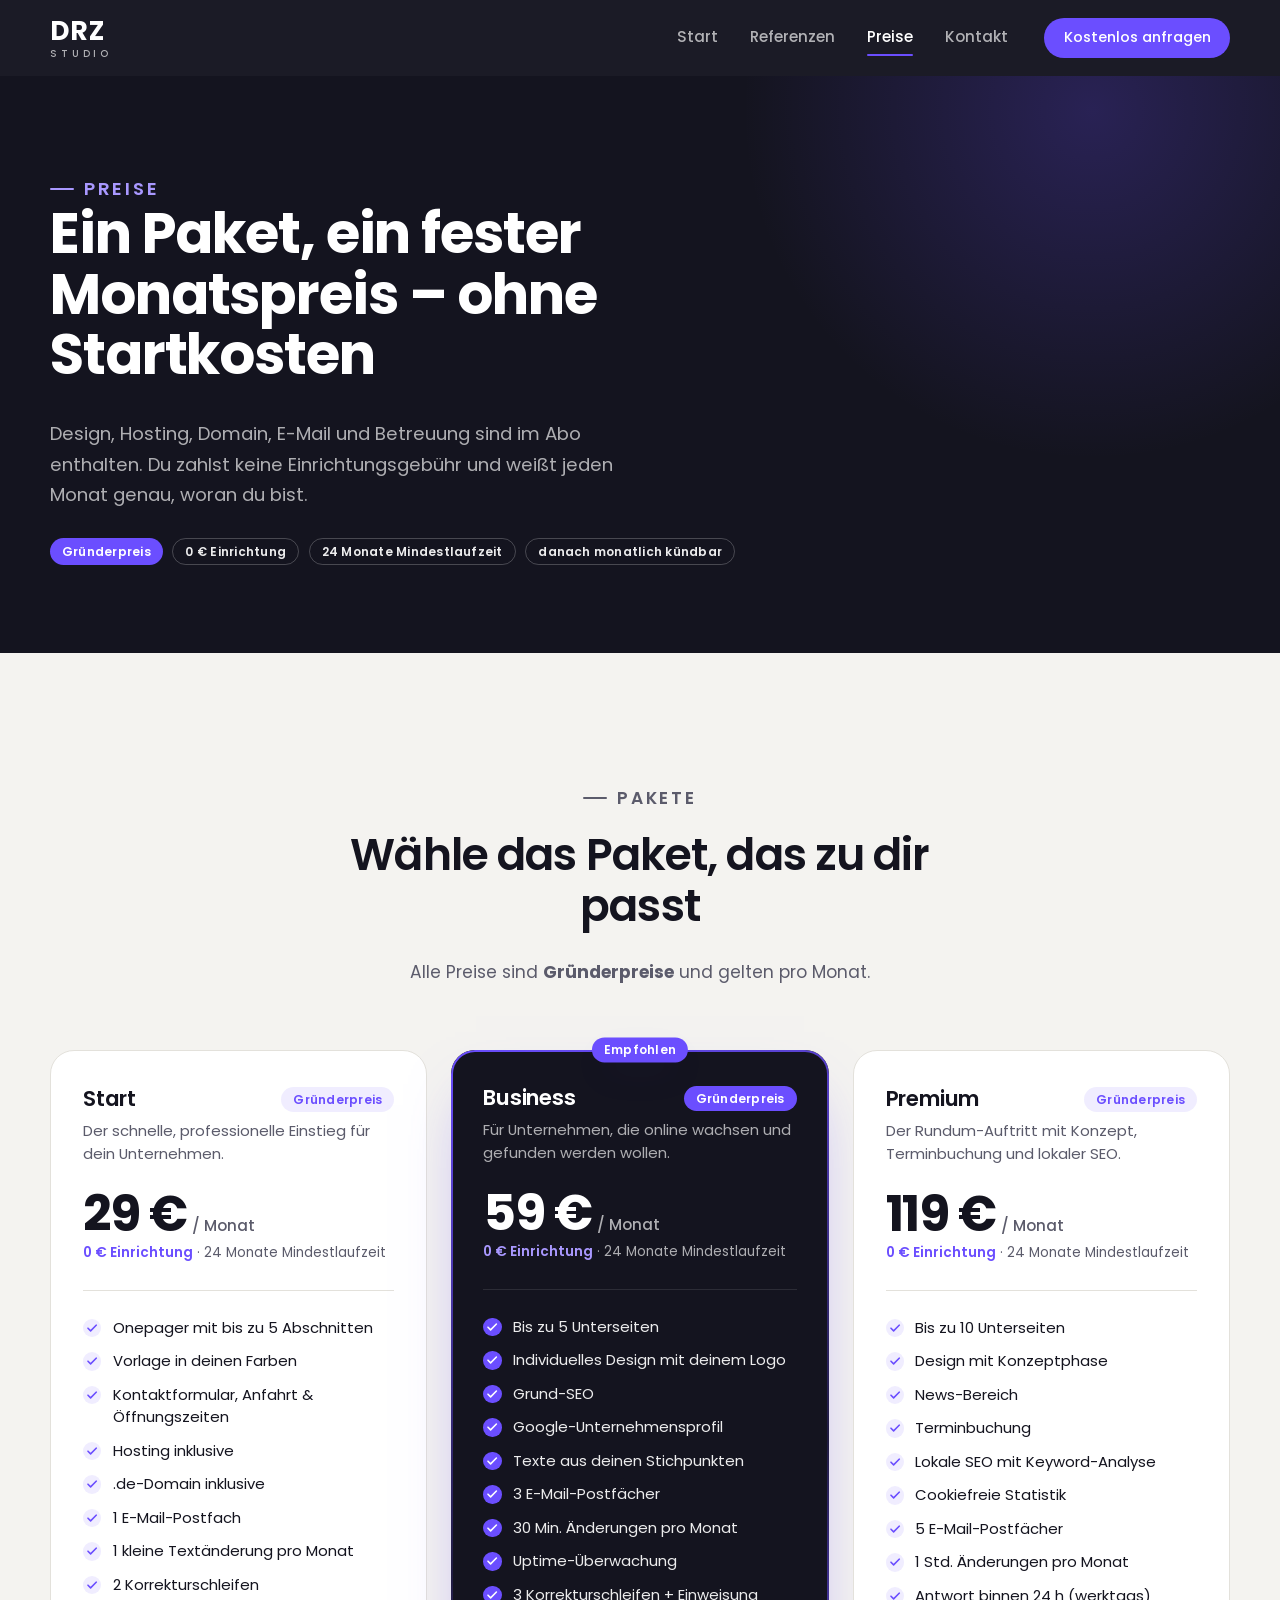
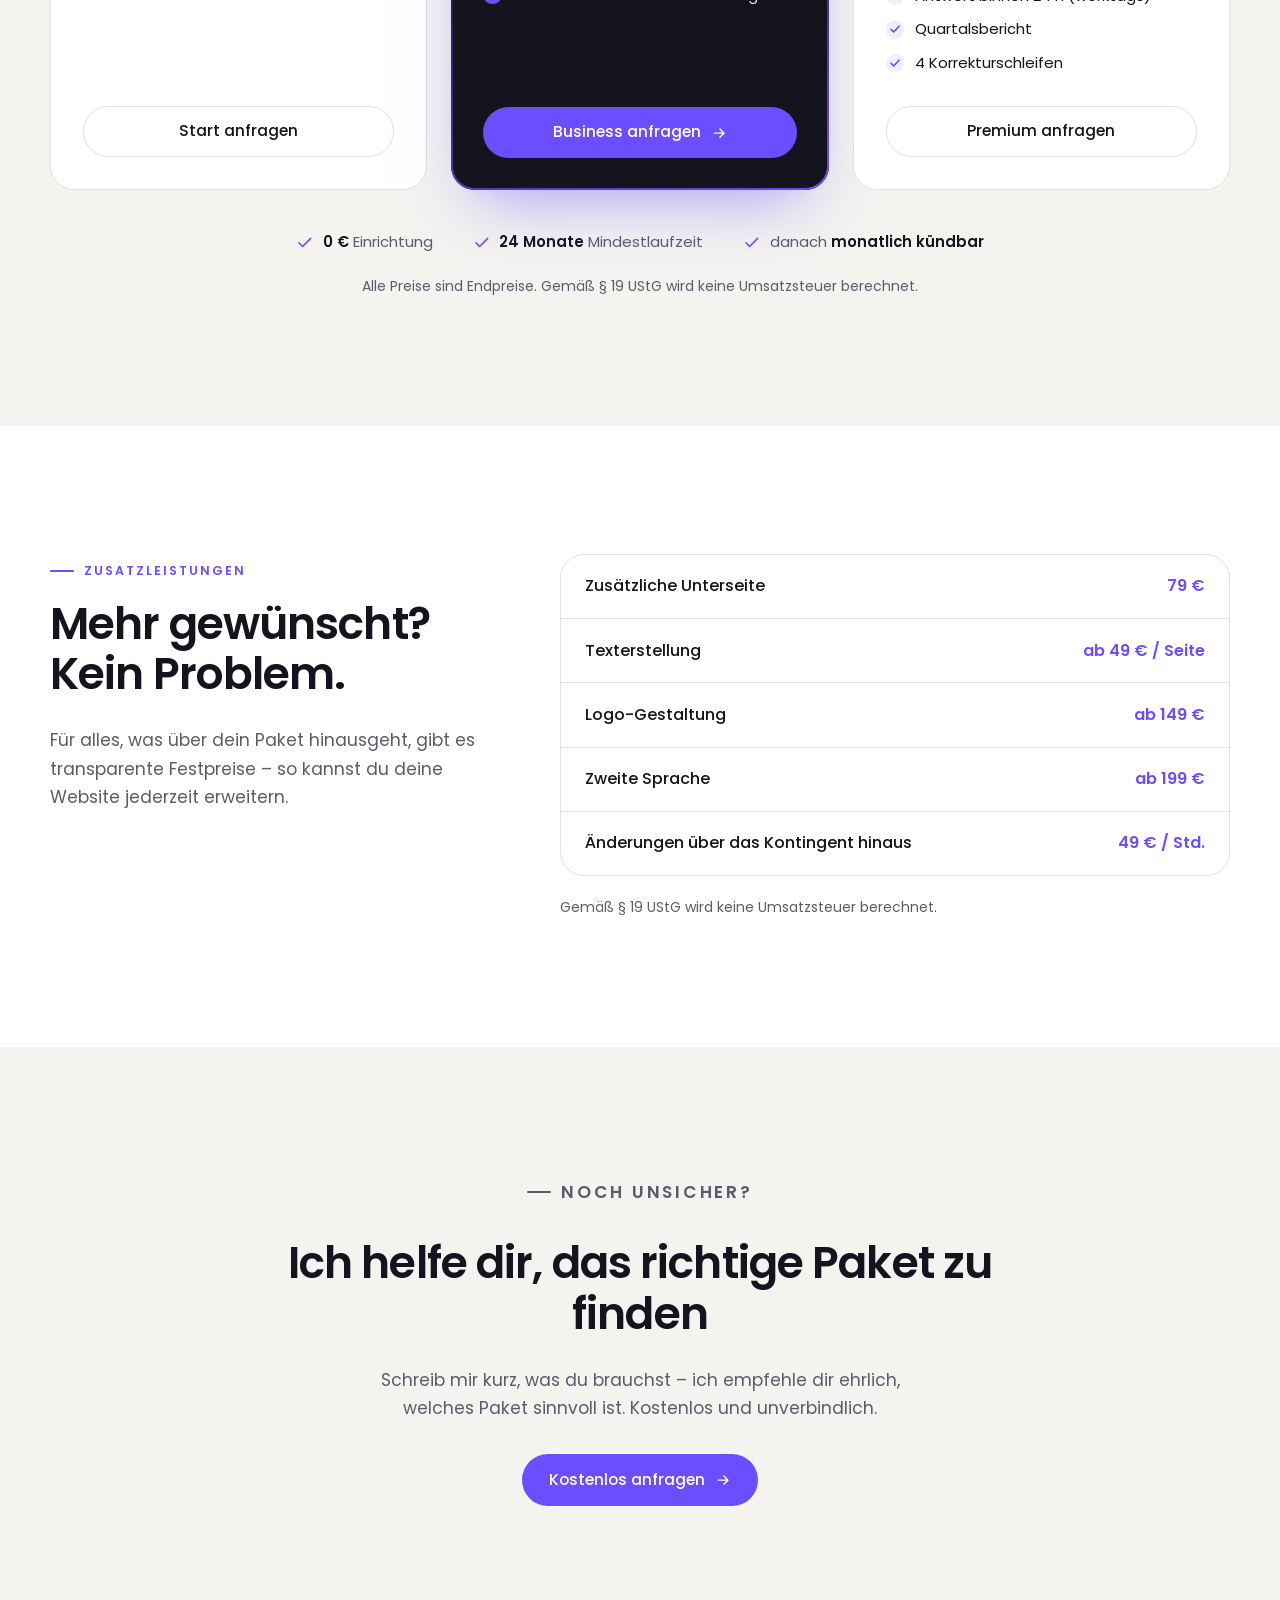
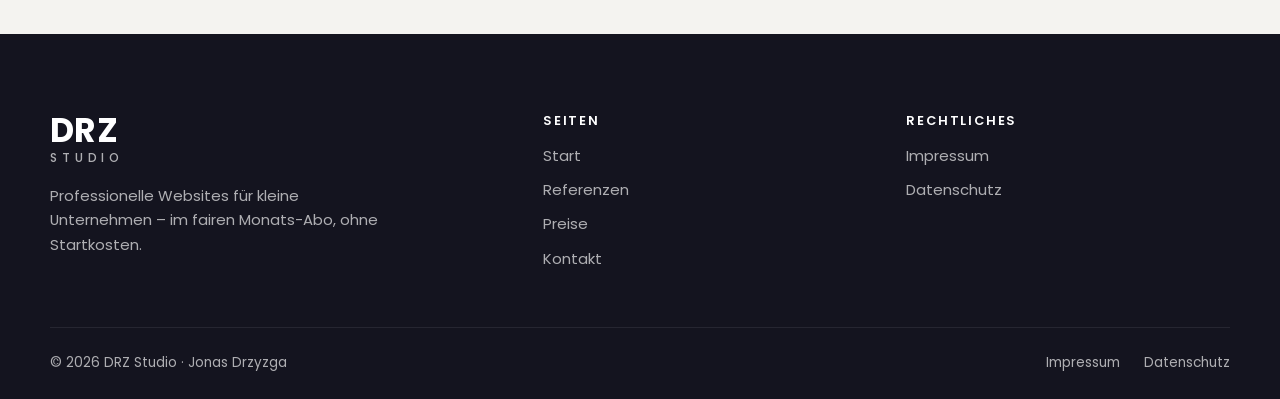
<file: preise.html>
<!doctype html>
<html lang="de">
<head>
  <meta charset="utf-8">
  <meta name="viewport" content="width=device-width, initial-scale=1">
  <title>Preise – DRZ Studio</title>
  <meta name="description" content="Website im Monats-Abo: Start ab 29 €, Business 59 €, Premium 119 € pro Monat. 0 € Einrichtung, 24 Monate Mindestlaufzeit, danach monatlich kündbar.">
  <meta name="theme-color" content="#14141F">
  <link rel="icon" href="assets/img/favicon.svg" type="image/svg+xml">
  <link rel="preload" href="assets/fonts/poppins/poppins-latin-700-normal.woff2" as="font" type="font/woff2" crossorigin>
  <link rel="stylesheet" href="assets/css/style.css">
  <script>document.documentElement.classList.add("js");</script>
</head>
<body>
  <a class="skip-link" href="#main">Zum Inhalt springen</a>

  <header class="site-header">
    <div class="container site-header__inner">
      <a class="logo" href="index.html" aria-label="DRZ Studio – zur Startseite">
        <span class="logo__mark">DRZ</span>
        <span class="logo__sub">STUDIO</span>
      </a>

      <button class="nav-toggle" type="button" aria-expanded="false" aria-controls="main-nav" aria-label="Menü öffnen">
        <span class="nav-toggle__bar"></span>
        <span class="nav-toggle__bar"></span>
        <span class="nav-toggle__bar"></span>
      </button>

      <nav class="main-nav" id="main-nav" aria-label="Hauptnavigation">
        <ul class="main-nav__list">
          <li><a class="main-nav__link" href="index.html">Start</a></li>
          <li><a class="main-nav__link" href="referenzen.html">Referenzen</a></li>
          <li><a class="main-nav__link" href="preise.html" aria-current="page">Preise</a></li>
          <li><a class="main-nav__link" href="kontakt.html">Kontakt</a></li>
        </ul>
        <a class="btn btn--primary btn--sm" href="kontakt.html">Kostenlos anfragen</a>
      </nav>
    </div>
  </header>

  <main id="main">
    <section class="page-hero" aria-labelledby="page-title">
      <div class="container">
        <p class="eyebrow" data-reveal>Preise</p>
        <h1 id="page-title" data-reveal style="--reveal-delay: .08s">Ein Paket, ein fester Monatspreis – ohne Startkosten</h1>
        <p data-reveal style="--reveal-delay: .16s">Design, Hosting, Domain, E-Mail und Betreuung sind im Abo enthalten. Du zahlst keine Einrichtungsgebühr und weißt jeden Monat genau, woran du bist.</p>
        <div class="page-hero__meta" data-reveal style="--reveal-delay: .24s">
          <span class="badge badge--accent">Gründerpreis</span>
          <span class="badge badge--outline-light">0 € Einrichtung</span>
          <span class="badge badge--outline-light">24 Monate Mindestlaufzeit</span>
          <span class="badge badge--outline-light">danach monatlich kündbar</span>
        </div>
      </div>
    </section>

    <section class="section section--light" aria-labelledby="pakete-title">
      <div class="container">
        <div class="section-head section-head--center" data-reveal>
          <p class="eyebrow">Pakete</p>
          <h2 id="pakete-title">Wähle das Paket, das zu dir passt</h2>
          <p>Alle Preise sind <strong>Gründerpreise</strong> und gelten pro Monat.</p>
        </div>

        <div class="pricing">
          <!-- Start -->
          <article class="plan" data-reveal aria-labelledby="plan-start">
            <div class="plan__head">
              <h3 class="plan__name" id="plan-start">Start</h3>
              <span class="badge badge--soft">Gründerpreis</span>
            </div>
            <p class="plan__desc">Der schnelle, professionelle Einstieg für dein Unternehmen.</p>
            <p class="plan__price"><span class="plan__amount">29&nbsp;€</span><span class="plan__period">/ Monat</span></p>
            <p class="plan__setup"><strong>0 € Einrichtung</strong> · 24 Monate Mindestlaufzeit</p>
            <ul class="plan__features">
              <li><svg viewBox="0 0 24 24" fill="none" stroke="currentColor" stroke-width="3" stroke-linecap="round" stroke-linejoin="round" aria-hidden="true"><path d="M20 6 9 17l-5-5"/></svg>Onepager mit bis zu 5 Abschnitten</li>
              <li><svg viewBox="0 0 24 24" fill="none" stroke="currentColor" stroke-width="3" stroke-linecap="round" stroke-linejoin="round" aria-hidden="true"><path d="M20 6 9 17l-5-5"/></svg>Vorlage in deinen Farben</li>
              <li><svg viewBox="0 0 24 24" fill="none" stroke="currentColor" stroke-width="3" stroke-linecap="round" stroke-linejoin="round" aria-hidden="true"><path d="M20 6 9 17l-5-5"/></svg>Kontaktformular, Anfahrt &amp; Öffnungszeiten</li>
              <li><svg viewBox="0 0 24 24" fill="none" stroke="currentColor" stroke-width="3" stroke-linecap="round" stroke-linejoin="round" aria-hidden="true"><path d="M20 6 9 17l-5-5"/></svg>Hosting inklusive</li>
              <li><svg viewBox="0 0 24 24" fill="none" stroke="currentColor" stroke-width="3" stroke-linecap="round" stroke-linejoin="round" aria-hidden="true"><path d="M20 6 9 17l-5-5"/></svg>.de-Domain inklusive</li>
              <li><svg viewBox="0 0 24 24" fill="none" stroke="currentColor" stroke-width="3" stroke-linecap="round" stroke-linejoin="round" aria-hidden="true"><path d="M20 6 9 17l-5-5"/></svg>1 E-Mail-Postfach</li>
              <li><svg viewBox="0 0 24 24" fill="none" stroke="currentColor" stroke-width="3" stroke-linecap="round" stroke-linejoin="round" aria-hidden="true"><path d="M20 6 9 17l-5-5"/></svg>1 kleine Textänderung pro Monat</li>
              <li><svg viewBox="0 0 24 24" fill="none" stroke="currentColor" stroke-width="3" stroke-linecap="round" stroke-linejoin="round" aria-hidden="true"><path d="M20 6 9 17l-5-5"/></svg>2 Korrekturschleifen</li>
            </ul>
            <a class="btn btn--outline btn--block" href="kontakt.html?paket=start">Start anfragen</a>
          </article>

          <!-- Business (empfohlen) -->
          <article class="plan plan--featured" data-reveal style="--reveal-delay: .1s" aria-labelledby="plan-business">
            <span class="badge badge--accent plan__ribbon">Empfohlen</span>
            <div class="plan__head">
              <h3 class="plan__name" id="plan-business">Business</h3>
              <span class="badge badge--accent">Gründerpreis</span>
            </div>
            <p class="plan__desc">Für Unternehmen, die online wachsen und gefunden werden wollen.</p>
            <p class="plan__price"><span class="plan__amount">59&nbsp;€</span><span class="plan__period">/ Monat</span></p>
            <p class="plan__setup"><strong>0 € Einrichtung</strong> · 24 Monate Mindestlaufzeit</p>
            <ul class="plan__features">
              <li><svg viewBox="0 0 24 24" fill="none" stroke="currentColor" stroke-width="3" stroke-linecap="round" stroke-linejoin="round" aria-hidden="true"><path d="M20 6 9 17l-5-5"/></svg>Bis zu 5 Unterseiten</li>
              <li><svg viewBox="0 0 24 24" fill="none" stroke="currentColor" stroke-width="3" stroke-linecap="round" stroke-linejoin="round" aria-hidden="true"><path d="M20 6 9 17l-5-5"/></svg>Individuelles Design mit deinem Logo</li>
              <li><svg viewBox="0 0 24 24" fill="none" stroke="currentColor" stroke-width="3" stroke-linecap="round" stroke-linejoin="round" aria-hidden="true"><path d="M20 6 9 17l-5-5"/></svg>Grund-SEO</li>
              <li><svg viewBox="0 0 24 24" fill="none" stroke="currentColor" stroke-width="3" stroke-linecap="round" stroke-linejoin="round" aria-hidden="true"><path d="M20 6 9 17l-5-5"/></svg>Google-Unternehmensprofil</li>
              <li><svg viewBox="0 0 24 24" fill="none" stroke="currentColor" stroke-width="3" stroke-linecap="round" stroke-linejoin="round" aria-hidden="true"><path d="M20 6 9 17l-5-5"/></svg>Texte aus deinen Stichpunkten</li>
              <li><svg viewBox="0 0 24 24" fill="none" stroke="currentColor" stroke-width="3" stroke-linecap="round" stroke-linejoin="round" aria-hidden="true"><path d="M20 6 9 17l-5-5"/></svg>3 E-Mail-Postfächer</li>
              <li><svg viewBox="0 0 24 24" fill="none" stroke="currentColor" stroke-width="3" stroke-linecap="round" stroke-linejoin="round" aria-hidden="true"><path d="M20 6 9 17l-5-5"/></svg>30 Min. Änderungen pro Monat</li>
              <li><svg viewBox="0 0 24 24" fill="none" stroke="currentColor" stroke-width="3" stroke-linecap="round" stroke-linejoin="round" aria-hidden="true"><path d="M20 6 9 17l-5-5"/></svg>Uptime-Überwachung</li>
              <li><svg viewBox="0 0 24 24" fill="none" stroke="currentColor" stroke-width="3" stroke-linecap="round" stroke-linejoin="round" aria-hidden="true"><path d="M20 6 9 17l-5-5"/></svg>3 Korrekturschleifen + Einweisung</li>
            </ul>
            <a class="btn btn--primary btn--block" href="kontakt.html?paket=business">
              Business anfragen
              <svg viewBox="0 0 24 24" fill="none" stroke="currentColor" stroke-width="2" stroke-linecap="round" stroke-linejoin="round" aria-hidden="true"><path d="M5 12h14M13 6l6 6-6 6"/></svg>
            </a>
          </article>

          <!-- Premium -->
          <article class="plan" data-reveal style="--reveal-delay: .2s" aria-labelledby="plan-premium">
            <div class="plan__head">
              <h3 class="plan__name" id="plan-premium">Premium</h3>
              <span class="badge badge--soft">Gründerpreis</span>
            </div>
            <p class="plan__desc">Der Rundum-Auftritt mit Konzept, Terminbuchung und lokaler SEO.</p>
            <p class="plan__price"><span class="plan__amount">119&nbsp;€</span><span class="plan__period">/ Monat</span></p>
            <p class="plan__setup"><strong>0 € Einrichtung</strong> · 24 Monate Mindestlaufzeit</p>
            <ul class="plan__features">
              <li><svg viewBox="0 0 24 24" fill="none" stroke="currentColor" stroke-width="3" stroke-linecap="round" stroke-linejoin="round" aria-hidden="true"><path d="M20 6 9 17l-5-5"/></svg>Bis zu 10 Unterseiten</li>
              <li><svg viewBox="0 0 24 24" fill="none" stroke="currentColor" stroke-width="3" stroke-linecap="round" stroke-linejoin="round" aria-hidden="true"><path d="M20 6 9 17l-5-5"/></svg>Design mit Konzeptphase</li>
              <li><svg viewBox="0 0 24 24" fill="none" stroke="currentColor" stroke-width="3" stroke-linecap="round" stroke-linejoin="round" aria-hidden="true"><path d="M20 6 9 17l-5-5"/></svg>News-Bereich</li>
              <li><svg viewBox="0 0 24 24" fill="none" stroke="currentColor" stroke-width="3" stroke-linecap="round" stroke-linejoin="round" aria-hidden="true"><path d="M20 6 9 17l-5-5"/></svg>Terminbuchung</li>
              <li><svg viewBox="0 0 24 24" fill="none" stroke="currentColor" stroke-width="3" stroke-linecap="round" stroke-linejoin="round" aria-hidden="true"><path d="M20 6 9 17l-5-5"/></svg>Lokale SEO mit Keyword-Analyse</li>
              <li><svg viewBox="0 0 24 24" fill="none" stroke="currentColor" stroke-width="3" stroke-linecap="round" stroke-linejoin="round" aria-hidden="true"><path d="M20 6 9 17l-5-5"/></svg>Cookiefreie Statistik</li>
              <li><svg viewBox="0 0 24 24" fill="none" stroke="currentColor" stroke-width="3" stroke-linecap="round" stroke-linejoin="round" aria-hidden="true"><path d="M20 6 9 17l-5-5"/></svg>5 E-Mail-Postfächer</li>
              <li><svg viewBox="0 0 24 24" fill="none" stroke="currentColor" stroke-width="3" stroke-linecap="round" stroke-linejoin="round" aria-hidden="true"><path d="M20 6 9 17l-5-5"/></svg>1 Std. Änderungen pro Monat</li>
              <li><svg viewBox="0 0 24 24" fill="none" stroke="currentColor" stroke-width="3" stroke-linecap="round" stroke-linejoin="round" aria-hidden="true"><path d="M20 6 9 17l-5-5"/></svg>Antwort binnen 24 h (werktags)</li>
              <li><svg viewBox="0 0 24 24" fill="none" stroke="currentColor" stroke-width="3" stroke-linecap="round" stroke-linejoin="round" aria-hidden="true"><path d="M20 6 9 17l-5-5"/></svg>Quartalsbericht</li>
              <li><svg viewBox="0 0 24 24" fill="none" stroke="currentColor" stroke-width="3" stroke-linecap="round" stroke-linejoin="round" aria-hidden="true"><path d="M20 6 9 17l-5-5"/></svg>4 Korrekturschleifen</li>
            </ul>
            <a class="btn btn--outline btn--block" href="kontakt.html?paket=premium">Premium anfragen</a>
          </article>
        </div>

        <ul class="terms" data-reveal>
          <li><svg viewBox="0 0 24 24" fill="none" stroke="currentColor" stroke-width="2.2" stroke-linecap="round" stroke-linejoin="round" aria-hidden="true"><path d="M20 6 9 17l-5-5"/></svg><span><strong>0 €</strong> Einrichtung</span></li>
          <li><svg viewBox="0 0 24 24" fill="none" stroke="currentColor" stroke-width="2.2" stroke-linecap="round" stroke-linejoin="round" aria-hidden="true"><path d="M20 6 9 17l-5-5"/></svg><span><strong>24 Monate</strong> Mindestlaufzeit</span></li>
          <li><svg viewBox="0 0 24 24" fill="none" stroke="currentColor" stroke-width="2.2" stroke-linecap="round" stroke-linejoin="round" aria-hidden="true"><path d="M20 6 9 17l-5-5"/></svg><span>danach <strong>monatlich kündbar</strong></span></li>
        </ul>
        <p class="tax-note tax-note--center" data-reveal>Alle Preise sind Endpreise. Gemäß § 19 UStG wird keine Umsatzsteuer berechnet.</p>
      </div>
    </section>

    <section class="section" aria-labelledby="zusatz-title">
      <div class="container addons">
        <div data-reveal>
          <p class="eyebrow">Zusatzleistungen</p>
          <h2 id="zusatz-title">Mehr gewünscht? Kein Problem.</h2>
          <p class="addons__intro">Für alles, was über dein Paket hinausgeht, gibt es transparente Festpreise – so kannst du deine Website jederzeit erweitern.</p>
        </div>
        <div data-reveal style="--reveal-delay: .1s">
          <ul class="addons__list">
            <li><span class="addons__label">Zusätzliche Unterseite</span><span class="addons__price">79 €</span></li>
            <li><span class="addons__label">Texterstellung</span><span class="addons__price">ab 49 € / Seite</span></li>
            <li><span class="addons__label">Logo-Gestaltung</span><span class="addons__price">ab 149 €</span></li>
            <li><span class="addons__label">Zweite Sprache</span><span class="addons__price">ab 199 €</span></li>
            <li><span class="addons__label">Änderungen über das Kontingent hinaus</span><span class="addons__price">49 € / Std.</span></li>
          </ul>
          <p class="tax-note">Gemäß § 19 UStG wird keine Umsatzsteuer berechnet.</p>
        </div>
      </div>
    </section>

    <section class="section section--light" aria-labelledby="cta-title">
      <div class="container cta-band" data-reveal>
        <p class="eyebrow">Noch unsicher?</p>
        <h2 id="cta-title">Ich helfe dir, das richtige Paket zu finden</h2>
        <p>Schreib mir kurz, was du brauchst – ich empfehle dir ehrlich, welches Paket sinnvoll ist. Kostenlos und unverbindlich.</p>
        <div class="hero__actions">
          <a class="btn btn--primary" href="kontakt.html?paket=beratung">
            Kostenlos anfragen
            <svg viewBox="0 0 24 24" fill="none" stroke="currentColor" stroke-width="2" stroke-linecap="round" stroke-linejoin="round" aria-hidden="true"><path d="M5 12h14M13 6l6 6-6 6"/></svg>
          </a>
        </div>
      </div>
    </section>
  </main>

  <footer class="site-footer">
    <div class="container">
      <div class="site-footer__top">
        <div class="site-footer__brand">
          <a class="logo logo--lg" href="index.html" aria-label="DRZ Studio – zur Startseite">
            <span class="logo__mark">DRZ</span>
            <span class="logo__sub">STUDIO</span>
          </a>
          <p>Professionelle Websites für kleine Unternehmen – im fairen Monats-Abo, ohne Startkosten.</p>
        </div>
        <div>
          <h2>Seiten</h2>
          <ul class="footer-links">
            <li><a href="index.html">Start</a></li>
            <li><a href="referenzen.html">Referenzen</a></li>
            <li><a href="preise.html">Preise</a></li>
            <li><a href="kontakt.html">Kontakt</a></li>
          </ul>
        </div>
        <div>
          <h2>Rechtliches</h2>
          <ul class="footer-links">
            <li><a href="impressum.html">Impressum</a></li>
            <li><a href="datenschutz.html">Datenschutz</a></li>
          </ul>
        </div>
      </div>
      <div class="site-footer__bottom">
        <p>© <span data-year>2026</span> DRZ Studio · Jonas Drzyzga</p>
        <ul class="site-footer__legal">
          <li><a href="impressum.html">Impressum</a></li>
          <li><a href="datenschutz.html">Datenschutz</a></li>
        </ul>
      </div>
    </div>
  </footer>

  <script src="assets/js/main.js" defer></script>
</body>
</html>
</file>
<file: assets/css/style.css>
/* ==========================================================================
   DRZ Studio – Stylesheet
   Aufbau: 1. Schriften  2. Variablen  3. Basis  4. Layout  5. Komponenten
           6. Header/Navigation  7. Seitenbereiche  8. Footer  9. Animationen
   ========================================================================== */

/* 1. Schriften (lokal eingebunden, keine externen Anfragen) ---------------- */
@font-face {
  font-family: "Poppins";
  font-style: normal;
  font-weight: 400;
  font-display: swap;
  src: url("../fonts/poppins/poppins-latin-400-normal.woff2") format("woff2");
}
@font-face {
  font-family: "Poppins";
  font-style: normal;
  font-weight: 500;
  font-display: swap;
  src: url("../fonts/poppins/poppins-latin-500-normal.woff2") format("woff2");
}
@font-face {
  font-family: "Poppins";
  font-style: normal;
  font-weight: 600;
  font-display: swap;
  src: url("../fonts/poppins/poppins-latin-600-normal.woff2") format("woff2");
}
@font-face {
  font-family: "Poppins";
  font-style: normal;
  font-weight: 700;
  font-display: swap;
  src: url("../fonts/poppins/poppins-latin-700-normal.woff2") format("woff2");
}

/* 2. Variablen ------------------------------------------------------------- */
:root {
  /* Markenfarben */
  --c-dark: #14141f;
  --c-dark-2: #1d1d2c;
  --c-dark-3: #2a2a3d;
  --c-accent: #6b4eff;
  --c-accent-hover: #5a3cf2;
  --c-accent-light: #a998ff;
  --c-accent-soft: rgba(107, 78, 255, 0.1);
  --c-light: #f4f3f0;
  --c-muted: #5b5b6b;
  --c-white: #ffffff;
  --c-text: #14141f;
  --c-border: #e3e1db;
  --c-on-dark: rgba(255, 255, 255, 0.92);
  --c-on-dark-muted: rgba(255, 255, 255, 0.66);
  --c-error: #c62f45;
  --c-success: #1e8a5a;

  /* Maße */
  --container: 1180px;
  --gutter: clamp(1.25rem, 4vw, 2rem);
  --header-h: 76px;
  --radius-sm: 10px;
  --radius: 16px;
  --radius-lg: 24px;
  --section-space: clamp(4.5rem, 10vw, 8rem);

  /* Schatten & Bewegung */
  --shadow-sm: 0 1px 2px rgba(20, 20, 31, 0.06), 0 2px 8px rgba(20, 20, 31, 0.04);
  --shadow-md: 0 10px 30px -10px rgba(20, 20, 31, 0.18);
  --shadow-lg: 0 30px 60px -20px rgba(20, 20, 31, 0.28);
  --shadow-accent: 0 14px 34px -12px rgba(107, 78, 255, 0.55);
  --ease: cubic-bezier(0.22, 0.61, 0.36, 1);
  --duration: 0.35s;
}

/* 3. Basis ----------------------------------------------------------------- */
*,
*::before,
*::after {
  box-sizing: border-box;
}

html {
  -webkit-text-size-adjust: 100%;
  scroll-behavior: smooth;
  scroll-padding-top: calc(var(--header-h) + 1rem);
}

body {
  margin: 0;
  font-family: "Poppins", system-ui, -apple-system, "Segoe UI", Roboto, sans-serif;
  font-size: 1rem;
  line-height: 1.65;
  color: var(--c-text);
  background: var(--c-white);
  -webkit-font-smoothing: antialiased;
  -moz-osx-font-smoothing: grayscale;
}

body.nav-open {
  overflow: hidden;
}

h1,
h2,
h3,
h4 {
  margin: 0 0 0.6em;
  line-height: 1.15;
  font-weight: 600;
  letter-spacing: -0.02em;
}

h1 {
  font-size: clamp(2.3rem, 5.4vw, 4.1rem);
  font-weight: 700;
  line-height: 1.08;
}

h2 {
  font-size: clamp(1.8rem, 3.6vw, 2.75rem);
}

h3 {
  font-size: 1.2rem;
  letter-spacing: -0.01em;
}

p {
  margin: 0 0 1em;
}

a {
  color: var(--c-accent);
  text-underline-offset: 0.18em;
  transition: color var(--duration) var(--ease);
}

a:hover {
  color: var(--c-accent-hover);
}

img,
svg {
  display: block;
  max-width: 100%;
}

img {
  height: auto;
}

ul,
ol {
  margin: 0;
  padding: 0;
}

button,
input,
select,
textarea {
  font: inherit;
  color: inherit;
}

:focus-visible {
  outline: 3px solid var(--c-accent);
  outline-offset: 3px;
  border-radius: 4px;
}

::selection {
  background: var(--c-accent);
  color: var(--c-white);
}

.visually-hidden {
  position: absolute !important;
  width: 1px;
  height: 1px;
  padding: 0;
  margin: -1px;
  overflow: hidden;
  clip: rect(0, 0, 0, 0);
  white-space: nowrap;
  border: 0;
}

.skip-link {
  position: absolute;
  top: -100px;
  left: 1rem;
  z-index: 200;
  padding: 0.75rem 1.25rem;
  border-radius: var(--radius-sm);
  background: var(--c-accent);
  color: var(--c-white);
  font-weight: 500;
  text-decoration: none;
}

.skip-link:focus {
  top: 1rem;
  color: var(--c-white);
}

/* 4. Layout ---------------------------------------------------------------- */
.container {
  width: 100%;
  max-width: calc(var(--container) + 2 * var(--gutter));
  margin-inline: auto;
  padding-inline: var(--gutter);
}

.section {
  padding-block: var(--section-space);
}

.section--light {
  background: var(--c-light);
}

.section--dark {
  background: var(--c-dark);
  color: var(--c-on-dark);
}

.section-head {
  max-width: 680px;
  margin-bottom: clamp(2.5rem, 5vw, 4rem);
}

.section-head--center {
  margin-inline: auto;
  text-align: center;
}

.section-head p {
  font-size: 1.075rem;
  color: var(--c-muted);
}

.section--dark .section-head p {
  color: var(--c-on-dark-muted);
}

.section-foot {
  margin-top: clamp(2.5rem, 5vw, 3.5rem);
  text-align: center;
}

/* 5. Komponenten ----------------------------------------------------------- */

/* Eyebrow / Kicker */
.eyebrow {
  display: inline-flex;
  align-items: center;
  gap: 0.6rem;
  margin-bottom: 1.1rem;
  font-size: 0.78rem;
  font-weight: 600;
  letter-spacing: 0.16em;
  text-transform: uppercase;
  color: var(--c-accent);
}

.eyebrow::before {
  content: "";
  width: 1.5rem;
  height: 2px;
  border-radius: 2px;
  background: currentColor;
}

.section--dark .eyebrow,
.hero .eyebrow,
.page-hero .eyebrow {
  color: var(--c-accent-light);
}

/* Buttons */
.btn {
  display: inline-flex;
  align-items: center;
  justify-content: center;
  gap: 0.6rem;
  padding: 0.95rem 1.6rem;
  border: 1.5px solid transparent;
  border-radius: 999px;
  font-size: 0.975rem;
  font-weight: 500;
  line-height: 1.2;
  text-decoration: none;
  cursor: pointer;
  transition:
    background-color var(--duration) var(--ease),
    border-color var(--duration) var(--ease),
    color var(--duration) var(--ease),
    box-shadow var(--duration) var(--ease),
    transform var(--duration) var(--ease);
}

.btn svg {
  width: 1.05em;
  height: 1.05em;
  flex-shrink: 0;
  transition: transform var(--duration) var(--ease);
}

.btn:hover svg {
  transform: translateX(3px);
}

.btn--primary {
  background: var(--c-accent);
  color: var(--c-white);
}

.btn--primary:hover {
  background: var(--c-accent-hover);
  color: var(--c-white);
  box-shadow: var(--shadow-accent);
  transform: translateY(-2px);
}

.btn--ghost {
  border-color: rgba(255, 255, 255, 0.28);
  color: var(--c-white);
}

.btn--ghost:hover {
  border-color: var(--c-white);
  background: rgba(255, 255, 255, 0.06);
  color: var(--c-white);
  transform: translateY(-2px);
}

.btn--outline {
  border-color: var(--c-border);
  background: var(--c-white);
  color: var(--c-text);
}

.btn--outline:hover {
  border-color: var(--c-accent);
  color: var(--c-accent);
  transform: translateY(-2px);
}

.btn--sm {
  padding: 0.65rem 1.15rem;
  font-size: 0.9rem;
}

.btn--block {
  width: 100%;
}

/* Text-Link mit Pfeil */
.link-arrow {
  display: inline-flex;
  align-items: center;
  gap: 0.45rem;
  font-weight: 500;
  text-decoration: none;
}

.link-arrow svg {
  width: 1.05em;
  height: 1.05em;
  transition: transform var(--duration) var(--ease);
}

.link-arrow:hover svg {
  transform: translateX(4px);
}

/* Badges */
.badge {
  display: inline-flex;
  align-items: center;
  gap: 0.4rem;
  padding: 0.3rem 0.75rem;
  border-radius: 999px;
  font-size: 0.75rem;
  font-weight: 600;
  letter-spacing: 0.02em;
  line-height: 1.3;
  white-space: nowrap;
}

.badge--accent {
  background: var(--c-accent);
  color: var(--c-white);
}

.badge--soft {
  background: var(--c-accent-soft);
  color: var(--c-accent);
}

.badge--glass {
  background: rgba(20, 20, 31, 0.78);
  color: var(--c-white);
  backdrop-filter: blur(6px);
  -webkit-backdrop-filter: blur(6px);
}

.badge--outline-light {
  border: 1px solid rgba(255, 255, 255, 0.22);
  color: var(--c-on-dark);
}

/* Icon-Kachel */
.icon-tile {
  display: inline-grid;
  place-items: center;
  width: 3rem;
  height: 3rem;
  border-radius: 14px;
  background: var(--c-accent-soft);
  color: var(--c-accent);
  transition:
    background-color var(--duration) var(--ease),
    color var(--duration) var(--ease),
    transform var(--duration) var(--ease);
}

.icon-tile svg {
  width: 1.4rem;
  height: 1.4rem;
}

/* Hinweisbox */
.notice {
  display: flex;
  gap: 1rem;
  align-items: flex-start;
  padding: 1.15rem 1.35rem;
  border: 1px solid rgba(107, 78, 255, 0.22);
  border-radius: var(--radius);
  background: rgba(107, 78, 255, 0.06);
  color: var(--c-text);
  font-size: 0.95rem;
}

.notice svg {
  width: 1.3rem;
  height: 1.3rem;
  margin-top: 0.15rem;
  flex-shrink: 0;
  color: var(--c-accent);
}

.notice p:last-child {
  margin-bottom: 0;
}

/* 6. Header & Navigation --------------------------------------------------- */
.site-header {
  position: sticky;
  top: 0;
  z-index: 100;
}

/* Hintergrund als Pseudo-Element: ein backdrop-filter direkt am Header
   würde das fixierte Mobilmenü auf die Header-Höhe begrenzen. */
.site-header::before {
  content: "";
  position: absolute;
  inset: 0;
  z-index: -1;
  border-bottom: 1px solid transparent;
  background: rgba(20, 20, 31, 0.97);
  backdrop-filter: saturate(160%) blur(14px);
  -webkit-backdrop-filter: saturate(160%) blur(14px);
  transition:
    background-color var(--duration) var(--ease),
    border-color var(--duration) var(--ease);
}

.site-header.is-scrolled::before {
  border-bottom-color: rgba(255, 255, 255, 0.08);
  background: rgba(20, 20, 31, 0.92);
}

.site-header__inner {
  display: flex;
  align-items: center;
  justify-content: space-between;
  gap: 1.5rem;
  height: var(--header-h);
}

/* Logo: „DRZ“ fett, darunter „STUDIO“ gesperrt */
.logo {
  display: inline-flex;
  flex-direction: column;
  align-items: flex-start;
  color: var(--c-white);
  text-decoration: none;
  line-height: 1;
}

.logo:hover {
  color: var(--c-white);
}

.logo__mark {
  font-size: 1.65rem;
  font-weight: 700;
  letter-spacing: 0.01em;
}

.logo__sub {
  margin-top: 0.28rem;
  font-size: 0.6rem;
  font-weight: 500;
  letter-spacing: 0.4em;
  /* gleicht den Buchstabenabstand nach dem letzten Zeichen aus */
  margin-right: -0.4em;
  color: var(--c-on-dark-muted);
}

.logo--lg .logo__mark {
  font-size: 2.1rem;
}

.logo--lg .logo__sub {
  font-size: 0.76rem;
}

.main-nav {
  display: flex;
  align-items: center;
  gap: 2.25rem;
}

.main-nav__list {
  display: flex;
  align-items: center;
  gap: 2rem;
  list-style: none;
}

.main-nav__link {
  position: relative;
  padding-block: 0.4rem;
  color: var(--c-on-dark-muted);
  font-size: 0.95rem;
  font-weight: 500;
  text-decoration: none;
}

.main-nav__link::after {
  content: "";
  position: absolute;
  left: 0;
  right: 0;
  bottom: -2px;
  height: 2px;
  border-radius: 2px;
  background: var(--c-accent);
  transform: scaleX(0);
  transform-origin: left;
  transition: transform var(--duration) var(--ease);
}

.main-nav__link:hover,
.main-nav__link[aria-current="page"] {
  color: var(--c-white);
}

.main-nav__link:hover::after,
.main-nav__link[aria-current="page"]::after {
  transform: scaleX(1);
}

/* Burger-Button */
.nav-toggle {
  display: none;
  position: relative;
  width: 46px;
  height: 46px;
  padding: 0;
  border: 1px solid rgba(255, 255, 255, 0.16);
  border-radius: 12px;
  background: transparent;
  cursor: pointer;
}

.nav-toggle__bar {
  position: absolute;
  left: 12px;
  width: 20px;
  height: 2px;
  border-radius: 2px;
  background: var(--c-white);
  transition:
    transform var(--duration) var(--ease),
    opacity var(--duration) var(--ease),
    top var(--duration) var(--ease);
}

.nav-toggle__bar:nth-child(1) { top: 16px; }
.nav-toggle__bar:nth-child(2) { top: 22px; }
.nav-toggle__bar:nth-child(3) { top: 28px; }

.nav-toggle[aria-expanded="true"] .nav-toggle__bar:nth-child(1) {
  top: 22px;
  transform: rotate(45deg);
}

.nav-toggle[aria-expanded="true"] .nav-toggle__bar:nth-child(2) {
  opacity: 0;
}

.nav-toggle[aria-expanded="true"] .nav-toggle__bar:nth-child(3) {
  top: 22px;
  transform: rotate(-45deg);
}

@media (max-width: 880px) {
  .nav-toggle {
    display: block;
  }

  .main-nav {
    position: fixed;
    inset: var(--header-h) 0 0 0;
    flex-direction: column;
    align-items: stretch;
    justify-content: space-between;
    gap: 2rem;
    padding: 2rem var(--gutter) 2.5rem;
    background: var(--c-dark);
    opacity: 0;
    visibility: hidden;
    transform: translateY(-12px);
    transition:
      opacity var(--duration) var(--ease),
      transform var(--duration) var(--ease),
      visibility 0s linear var(--duration);
    overflow-y: auto;
  }

  .main-nav.is-open {
    opacity: 1;
    visibility: visible;
    transform: none;
    transition:
      opacity var(--duration) var(--ease),
      transform var(--duration) var(--ease);
  }

  .main-nav__list {
    flex-direction: column;
    align-items: stretch;
    gap: 0;
  }

  .main-nav__list li {
    border-bottom: 1px solid rgba(255, 255, 255, 0.08);
  }

  .main-nav__link {
    display: block;
    padding-block: 1.1rem;
    font-size: 1.5rem;
    font-weight: 600;
    letter-spacing: -0.01em;
  }

  .main-nav__link::after {
    display: none;
  }

  .main-nav__link[aria-current="page"] {
    color: var(--c-accent-light);
  }

  .main-nav .btn {
    width: 100%;
    padding-block: 1.1rem;
  }
}

/* 7. Seitenbereiche -------------------------------------------------------- */

/* --- Hero (Startseite) --- */
.hero {
  position: relative;
  overflow: hidden;
  background: var(--c-dark);
  color: var(--c-on-dark);
  padding-block: clamp(3.5rem, 8vw, 6.5rem) clamp(4.5rem, 10vw, 8rem);
}

.hero::before {
  content: "";
  position: absolute;
  top: -20%;
  right: -10%;
  width: 70vw;
  max-width: 900px;
  aspect-ratio: 1;
  border-radius: 50%;
  background: radial-gradient(circle, rgba(107, 78, 255, 0.28) 0%, rgba(107, 78, 255, 0) 65%);
  pointer-events: none;
}

.hero::after {
  /* feines Punktraster für Tiefe */
  content: "";
  position: absolute;
  inset: 0;
  background-image: radial-gradient(rgba(255, 255, 255, 0.07) 1px, transparent 1px);
  background-size: 28px 28px;
  -webkit-mask-image: linear-gradient(to bottom, rgba(0, 0, 0, 0.9), transparent 85%);
  mask-image: linear-gradient(to bottom, rgba(0, 0, 0, 0.9), transparent 85%);
  pointer-events: none;
}

.hero__inner {
  position: relative;
  z-index: 1;
  display: grid;
  grid-template-columns: minmax(0, 1.18fr) minmax(0, 0.82fr);
  align-items: center;
  gap: clamp(2.5rem, 6vw, 5rem);
}

.hero__title {
  color: var(--c-white);
  font-size: clamp(2.3rem, 5vw, 3.7rem);
  margin-bottom: 1.5rem;
}

.hero__title em {
  font-style: normal;
  color: var(--c-accent-light);
}

/* Blinkender Text-Cursor */
.cursor {
  display: inline-block;
  width: 0.08em;
  min-width: 4px;
  height: 0.9em;
  margin-left: 0.1em;
  border-radius: 2px;
  background: var(--c-accent);
  vertical-align: -0.06em;
  animation: cursor-blink 1.1s steps(1, end) infinite;
}

@keyframes cursor-blink {
  0%,
  55% { opacity: 1; }
  56%,
  100% { opacity: 0; }
}

.hero__lead {
  max-width: 34rem;
  margin-bottom: 2.25rem;
  font-size: clamp(1.05rem, 1.6vw, 1.2rem);
  color: var(--c-on-dark-muted);
}

.hero__actions {
  display: flex;
  flex-wrap: wrap;
  gap: 0.9rem;
}

.hero__facts {
  display: flex;
  flex-wrap: wrap;
  gap: 0.6rem 2rem;
  margin-top: 2.75rem;
  padding-top: 1.75rem;
  border-top: 1px solid rgba(255, 255, 255, 0.1);
  list-style: none;
  font-size: 0.92rem;
  color: var(--c-on-dark-muted);
}

.hero__facts li {
  display: flex;
  align-items: center;
  gap: 0.55rem;
}

.hero__facts svg {
  width: 1.05rem;
  height: 1.05rem;
  color: var(--c-accent-light);
}

.hero__facts strong {
  color: var(--c-white);
  font-weight: 600;
}

/* Hero-Grafik: stilisiertes Browserfenster */
.hero__visual {
  position: relative;
  padding: 2rem 1.5rem 2.5rem;
}

.mockup {
  position: relative;
  border-radius: 18px;
  background: var(--c-light);
  box-shadow: 0 40px 80px -30px rgba(0, 0, 0, 0.7), 0 0 0 1px rgba(255, 255, 255, 0.06);
  overflow: hidden;
  transform: perspective(1400px) rotateY(-7deg) rotateX(3deg);
  transition: transform 0.8s var(--ease);
}

.hero__visual:hover .mockup {
  transform: perspective(1400px) rotateY(-3deg) rotateX(1deg);
}

.mockup__bar {
  display: flex;
  align-items: center;
  gap: 6px;
  padding: 12px 14px;
  background: #e8e6e0;
}

.mockup__bar > span {
  width: 9px;
  height: 9px;
  border-radius: 50%;
  background: #cbc8c0;
}

.mockup__url {
  flex: 1;
  max-width: 55%;
  margin-inline: auto;
  padding: 4px 10px;
  border-radius: 6px;
  background: var(--c-white);
  font-size: 0.68rem;
  color: var(--c-muted);
  text-align: center;
  transform: translateX(-14px);
}

.mockup__body {
  padding: 18px 20px 22px;
}

.mockup__nav {
  display: flex;
  align-items: center;
  gap: 10px;
  margin-bottom: 22px;
}

.mockup__logo {
  width: 54px;
  height: 12px;
  margin-right: auto;
  border-radius: 4px;
  background: var(--c-dark);
}

.mockup__nav i {
  width: 30px;
  height: 6px;
  border-radius: 3px;
  background: #d3d0c8;
}

.mockup__nav b {
  width: 52px;
  height: 18px;
  border-radius: 9px;
  background: var(--c-accent);
}

.mockup__hero {
  display: grid;
  grid-template-columns: 1.1fr 0.9fr;
  gap: 16px;
  align-items: center;
  margin-bottom: 18px;
}

.mockup__lines i {
  display: block;
  height: 10px;
  margin-bottom: 8px;
  border-radius: 5px;
  background: var(--c-dark);
}

.mockup__lines i:nth-child(1) { width: 92%; height: 14px; }
.mockup__lines i:nth-child(2) { width: 70%; height: 14px; margin-bottom: 14px; }
.mockup__lines i:nth-child(3) { width: 88%; height: 6px; background: #c9c6be; }
.mockup__lines i:nth-child(4) { width: 64%; height: 6px; background: #c9c6be; margin-bottom: 14px; }

.mockup__lines b {
  display: inline-block;
  width: 76px;
  height: 22px;
  border-radius: 11px;
  background: var(--c-accent);
}

.mockup__image {
  aspect-ratio: 4 / 3.4;
  border-radius: 12px;
  background:
    radial-gradient(circle at 70% 30%, rgba(255, 255, 255, 0.45) 0 14%, transparent 15%),
    linear-gradient(140deg, #8b74ff 0%, #6b4eff 45%, #2c2470 100%);
}

.mockup__cards {
  display: grid;
  grid-template-columns: repeat(3, 1fr);
  gap: 10px;
}

.mockup__cards i {
  height: 58px;
  border-radius: 10px;
  background: var(--c-white);
  box-shadow: var(--shadow-sm);
}

.chip {
  position: absolute;
  z-index: 2;
  display: inline-flex;
  align-items: center;
  gap: 0.55rem;
  padding: 0.6rem 0.95rem 0.6rem 0.7rem;
  border: 1px solid rgba(255, 255, 255, 0.1);
  border-radius: 999px;
  background: rgba(29, 29, 44, 0.86);
  backdrop-filter: blur(10px);
  -webkit-backdrop-filter: blur(10px);
  box-shadow: 0 16px 30px -12px rgba(0, 0, 0, 0.6);
  font-size: 0.82rem;
  font-weight: 500;
  color: var(--c-white);
  white-space: nowrap;
  animation: float 6s ease-in-out infinite;
}

.chip__icon {
  display: grid;
  place-items: center;
  width: 1.7rem;
  height: 1.7rem;
  border-radius: 50%;
  background: var(--c-accent);
}

.chip__icon svg {
  width: 0.9rem;
  height: 0.9rem;
}

.chip--1 { top: 0.5rem; left: -0.5rem; }
.chip--2 { top: 46%; right: -0.75rem; animation-delay: -2s; }
.chip--3 { bottom: 0.75rem; left: 12%; animation-delay: -4s; }

@keyframes float {
  0%,
  100% { transform: translateY(0); }
  50% { transform: translateY(-8px); }
}

/* --- Seiten-Hero (Unterseiten) --- */
.page-hero {
  position: relative;
  overflow: hidden;
  background: var(--c-dark);
  color: var(--c-on-dark);
  padding-block: clamp(3.5rem, 8vw, 6rem) clamp(3.5rem, 7vw, 5.5rem);
}

.page-hero::before {
  content: "";
  position: absolute;
  top: -60%;
  right: -15%;
  width: 60vw;
  max-width: 760px;
  aspect-ratio: 1;
  border-radius: 50%;
  background: radial-gradient(circle, rgba(107, 78, 255, 0.24) 0%, rgba(107, 78, 255, 0) 65%);
  pointer-events: none;
}

.page-hero .container {
  position: relative;
}

.page-hero h1 {
  max-width: 820px;
  color: var(--c-white);
  font-size: clamp(2.2rem, 4.6vw, 3.5rem);
}

.page-hero p {
  max-width: 620px;
  margin-bottom: 0;
  font-size: clamp(1.02rem, 1.5vw, 1.15rem);
  color: var(--c-on-dark-muted);
}

.page-hero__meta {
  display: flex;
  flex-wrap: wrap;
  gap: 0.6rem;
  margin-top: 1.75rem;
}

/* --- Ablauf --- */
.steps {
  position: relative;
  display: grid;
  grid-template-columns: repeat(4, minmax(0, 1fr));
  gap: 1.5rem;
  list-style: none;
  counter-reset: step;
}

.steps::before {
  /* Verbindungslinie zwischen den Schritten */
  content: "";
  position: absolute;
  top: 2rem;
  left: 2rem;
  right: 12%;
  height: 2px;
  background: repeating-linear-gradient(to right, rgba(107, 78, 255, 0.35) 0 8px, transparent 8px 16px);
}

.step {
  position: relative;
}

.step__num {
  position: relative;
  display: grid;
  place-items: center;
  width: 4rem;
  height: 4rem;
  margin-bottom: 1.5rem;
  border-radius: 50%;
  background: var(--c-white);
  box-shadow: var(--shadow-md);
  color: var(--c-accent);
  font-size: 1.05rem;
  font-weight: 600;
  transition:
    background-color var(--duration) var(--ease),
    color var(--duration) var(--ease),
    transform var(--duration) var(--ease);
}

.step:hover .step__num {
  background: var(--c-accent);
  color: var(--c-white);
  transform: scale(1.06);
}

.step:last-child .step__num {
  background: var(--c-accent);
  color: var(--c-white);
}

.step h3 {
  margin-bottom: 0.5rem;
}

.step p {
  margin: 0;
  color: var(--c-muted);
  font-size: 0.95rem;
}

/* --- Vorteile --- */
.features {
  display: grid;
  grid-template-columns: repeat(3, minmax(0, 1fr));
  gap: 1.25rem;
  list-style: none;
}

.feature {
  padding: 2rem;
  border: 1px solid var(--c-border);
  border-radius: var(--radius-lg);
  background: var(--c-white);
  transition:
    transform var(--duration) var(--ease),
    box-shadow var(--duration) var(--ease),
    border-color var(--duration) var(--ease);
}

.feature:hover {
  transform: translateY(-4px);
  border-color: transparent;
  box-shadow: var(--shadow-md);
}

.feature:hover .icon-tile {
  background: var(--c-accent);
  color: var(--c-white);
}

.feature .icon-tile {
  margin-bottom: 1.4rem;
}

.feature h3 {
  margin-bottom: 0.45rem;
}

.feature p {
  margin: 0;
  color: var(--c-muted);
  font-size: 0.95rem;
}

/* --- Galerie / Referenzen --- */
.gallery {
  display: grid;
  grid-template-columns: repeat(3, minmax(0, 1fr));
  gap: clamp(1.25rem, 2.5vw, 2rem);
  list-style: none;
}

.project {
  display: flex;
  flex-direction: column;
  height: 100%;
}

.project__media {
  position: relative;
  display: block;
  width: 100%;
  padding: 0;
  border: 0;
  border-radius: var(--radius);
  overflow: hidden;
  background: var(--c-light);
  box-shadow: var(--shadow-sm);
  cursor: zoom-in;
  transition:
    box-shadow var(--duration) var(--ease),
    transform var(--duration) var(--ease);
}

.project__media img {
  width: 100%;
  aspect-ratio: 3 / 2;
  object-fit: cover;
  transition: transform 0.7s var(--ease);
}

.project__media .badge {
  position: absolute;
  top: 0.85rem;
  left: 0.85rem;
  z-index: 1;
}

.project__zoom {
  position: absolute;
  inset: 0;
  display: grid;
  place-items: center;
  background: rgba(20, 20, 31, 0.38);
  opacity: 0;
  transition: opacity var(--duration) var(--ease);
}

.project__zoom span {
  display: inline-flex;
  align-items: center;
  gap: 0.5rem;
  padding: 0.65rem 1.1rem;
  border-radius: 999px;
  background: var(--c-white);
  color: var(--c-text);
  font-size: 0.875rem;
  font-weight: 500;
  transform: translateY(8px);
  transition: transform var(--duration) var(--ease);
}

.project__zoom svg {
  width: 1rem;
  height: 1rem;
}

.project__media:hover,
.project__media:focus-visible {
  box-shadow: var(--shadow-lg);
  transform: translateY(-4px);
}

.project__media:hover img,
.project__media:focus-visible img {
  transform: scale(1.04);
}

.project__media:hover .project__zoom,
.project__media:focus-visible .project__zoom {
  opacity: 1;
}

.project__media:hover .project__zoom span,
.project__media:focus-visible .project__zoom span {
  transform: none;
}

.project__body {
  padding: 1.35rem 0.25rem 0;
}

.project__industry {
  margin-bottom: 0.35rem;
  font-size: 0.78rem;
  font-weight: 600;
  letter-spacing: 0.14em;
  text-transform: uppercase;
  color: var(--c-accent);
}

.project__body h3 {
  margin-bottom: 0.4rem;
}

.project__body p {
  margin-bottom: 0.9rem;
  color: var(--c-muted);
  font-size: 0.95rem;
}

.project__tags {
  display: flex;
  flex-wrap: wrap;
  gap: 0.45rem;
  list-style: none;
}

.project__tags li {
  padding: 0.25rem 0.7rem;
  border: 1px solid var(--c-border);
  border-radius: 999px;
  font-size: 0.78rem;
  color: var(--c-muted);
}

.project__tags li.is-package {
  border-color: transparent;
  background: var(--c-accent-soft);
  color: var(--c-accent);
  font-weight: 500;
}

/* Lightbox */
.lightbox {
  width: min(1100px, calc(100% - 2rem));
  max-width: none;
  max-height: calc(100dvh - 2rem);
  padding: 0;
  border: 0;
  border-radius: var(--radius-lg);
  background: var(--c-white);
  color: var(--c-text);
  box-shadow: var(--shadow-lg);
  overflow: hidden;
}

.lightbox[open] {
  display: flex;
  flex-direction: column;
  animation: lightbox-in 0.35s var(--ease);
}

.lightbox::backdrop {
  background: rgba(20, 20, 31, 0.82);
  backdrop-filter: blur(4px);
  -webkit-backdrop-filter: blur(4px);
}

@keyframes lightbox-in {
  from { opacity: 0; transform: translateY(16px) scale(0.98); }
  to { opacity: 1; transform: none; }
}

.lightbox__figure {
  position: relative;
  margin: 0;
  min-height: 0;
  background: var(--c-light);
}

.lightbox__figure img {
  width: 100%;
  max-height: calc(100dvh - 12rem);
  object-fit: contain;
}

.lightbox__figure .badge {
  position: absolute;
  top: 1rem;
  left: 1rem;
}

.lightbox__info {
  display: flex;
  align-items: center;
  justify-content: space-between;
  gap: 1rem;
  padding: 1.1rem 1.4rem;
  border-top: 1px solid var(--c-border);
}

.lightbox__text {
  min-width: 0;
}

.lightbox__text h2 {
  margin: 0;
  font-size: 1.15rem;
}

.lightbox__text p {
  margin: 0;
  color: var(--c-muted);
  font-size: 0.9rem;
}

.lightbox__controls {
  display: flex;
  gap: 0.5rem;
  flex-shrink: 0;
}

.icon-btn {
  display: grid;
  place-items: center;
  width: 2.75rem;
  height: 2.75rem;
  padding: 0;
  border: 1px solid var(--c-border);
  border-radius: 50%;
  background: var(--c-white);
  color: var(--c-text);
  cursor: pointer;
  transition:
    background-color var(--duration) var(--ease),
    border-color var(--duration) var(--ease),
    color var(--duration) var(--ease);
}

.icon-btn:hover {
  border-color: var(--c-accent);
  background: var(--c-accent);
  color: var(--c-white);
}

.icon-btn svg {
  width: 1.15rem;
  height: 1.15rem;
}

/* --- Preise --- */
.pricing {
  display: grid;
  grid-template-columns: repeat(3, minmax(0, 1fr));
  gap: 1.5rem;
  align-items: stretch;
}

.plan {
  position: relative;
  display: flex;
  flex-direction: column;
  padding: 2.25rem 2rem 2rem;
  border: 1px solid var(--c-border);
  border-radius: var(--radius-lg);
  background: var(--c-white);
  transition:
    transform var(--duration) var(--ease),
    box-shadow var(--duration) var(--ease);
}

.plan:hover {
  transform: translateY(-4px);
  box-shadow: var(--shadow-md);
}

.plan--featured {
  border: 0;
  background: var(--c-dark);
  color: var(--c-on-dark);
  box-shadow: 0 30px 60px -25px rgba(107, 78, 255, 0.55);
}

.plan--featured::before {
  /* violetter Rahmen als Hervorhebung */
  content: "";
  position: absolute;
  inset: 0;
  padding: 2px;
  border-radius: inherit;
  background: linear-gradient(160deg, var(--c-accent) 0%, rgba(107, 78, 255, 0.15) 60%, var(--c-accent) 100%);
  -webkit-mask: linear-gradient(#000 0 0) content-box, linear-gradient(#000 0 0);
  -webkit-mask-composite: xor;
  mask: linear-gradient(#000 0 0) content-box exclude, linear-gradient(#000 0 0);
  pointer-events: none;
}

.plan--featured:hover {
  box-shadow: 0 36px 70px -25px rgba(107, 78, 255, 0.7);
}

.plan__ribbon {
  position: absolute;
  top: 0;
  left: 50%;
  transform: translate(-50%, -50%);
  box-shadow: var(--shadow-accent);
}

.plan__head {
  display: flex;
  align-items: center;
  justify-content: space-between;
  gap: 0.75rem;
  margin-bottom: 0.4rem;
}

.plan__name {
  margin: 0;
  font-size: 1.35rem;
}

.plan--featured .plan__name {
  color: var(--c-white);
}

.plan__desc {
  min-height: 3.2em;
  margin-bottom: 1.4rem;
  color: var(--c-muted);
  font-size: 0.93rem;
  line-height: 1.55;
}

.plan--featured .plan__desc {
  color: var(--c-on-dark-muted);
}

.plan__price {
  display: flex;
  align-items: baseline;
  gap: 0.35rem;
  margin-bottom: 0.25rem;
}

.plan__amount {
  font-size: clamp(2.6rem, 4vw, 3.1rem);
  font-weight: 700;
  line-height: 1;
  letter-spacing: -0.03em;
}

.plan--featured .plan__amount {
  color: var(--c-white);
}

.plan__period {
  color: var(--c-muted);
  font-size: 0.95rem;
  font-weight: 500;
}

.plan--featured .plan__period {
  color: var(--c-on-dark-muted);
}

.plan__setup {
  margin-bottom: 1.6rem;
  padding-bottom: 1.6rem;
  border-bottom: 1px solid var(--c-border);
  color: var(--c-muted);
  font-size: 0.85rem;
}

.plan--featured .plan__setup {
  border-bottom-color: rgba(255, 255, 255, 0.1);
  color: var(--c-on-dark-muted);
}

.plan__setup strong {
  color: var(--c-accent);
  font-weight: 600;
}

.plan--featured .plan__setup strong {
  color: var(--c-accent-light);
}

.plan__features {
  display: grid;
  gap: 0.7rem;
  margin-bottom: 2rem;
  list-style: none;
  font-size: 0.93rem;
  line-height: 1.5;
}

.plan__features li {
  display: flex;
  gap: 0.7rem;
}

.plan__features svg {
  width: 1.15rem;
  height: 1.15rem;
  margin-top: 0.12rem;
  flex-shrink: 0;
  padding: 0.18rem;
  border-radius: 50%;
  background: var(--c-accent-soft);
  color: var(--c-accent);
}

.plan--featured .plan__features svg {
  background: var(--c-accent);
  color: var(--c-white);
}

.plan .btn {
  margin-top: auto;
}

.plan:not(.plan--featured) .btn--outline:hover {
  background: var(--c-accent);
  border-color: var(--c-accent);
  color: var(--c-white);
}

.terms {
  display: flex;
  flex-wrap: wrap;
  justify-content: center;
  gap: 0.75rem 2.5rem;
  margin-top: 2.5rem;
  list-style: none;
  color: var(--c-muted);
  font-size: 0.93rem;
}

.terms li {
  display: flex;
  align-items: center;
  gap: 0.55rem;
}

.terms svg {
  width: 1.1rem;
  height: 1.1rem;
  color: var(--c-accent);
}

.terms strong {
  color: var(--c-text);
  font-weight: 600;
}

.addons {
  display: grid;
  grid-template-columns: minmax(0, 0.8fr) minmax(0, 1.2fr);
  gap: clamp(2rem, 5vw, 4.5rem);
  align-items: start;
}

.addons__list {
  border: 1px solid var(--c-border);
  border-radius: var(--radius-lg);
  background: var(--c-white);
  list-style: none;
  overflow: hidden;
}

.addons__list li {
  display: flex;
  align-items: center;
  justify-content: space-between;
  gap: 1rem;
  padding: 1.15rem 1.5rem;
  border-bottom: 1px solid var(--c-border);
  transition: background-color var(--duration) var(--ease);
}

.addons__list li:last-child {
  border-bottom: 0;
}

.addons__list li:hover {
  background: rgba(107, 78, 255, 0.04);
}

.addons__label {
  font-weight: 500;
}

.addons__price {
  flex-shrink: 0;
  font-weight: 600;
  color: var(--c-accent);
  white-space: nowrap;
}

.tax-note {
  margin: 1.25rem 0 0;
  color: var(--c-muted);
  font-size: 0.875rem;
}

/* Preis-Teaser (Startseite) */
.price-teaser {
  display: grid;
  grid-template-columns: minmax(0, 1fr) auto;
  align-items: center;
  gap: 2.5rem;
  padding: clamp(2rem, 5vw, 3.5rem);
  border-radius: var(--radius-lg);
  background:
    radial-gradient(circle at 100% 0%, rgba(107, 78, 255, 0.35), transparent 55%),
    var(--c-dark-2);
  border: 1px solid rgba(255, 255, 255, 0.06);
}

.price-teaser h2 {
  color: var(--c-white);
  margin-bottom: 0.75rem;
}

.price-teaser p {
  margin-bottom: 1.75rem;
  color: var(--c-on-dark-muted);
}

.price-teaser__plans {
  display: flex;
  flex-wrap: wrap;
  gap: 0.75rem;
  list-style: none;
}

.price-teaser__plans li {
  padding: 0.7rem 1.1rem;
  border: 1px solid rgba(255, 255, 255, 0.12);
  border-radius: 14px;
  font-size: 0.9rem;
  color: var(--c-on-dark-muted);
}

.price-teaser__plans strong {
  display: block;
  color: var(--c-white);
  font-size: 1.15rem;
  font-weight: 600;
}

.price-teaser__plans .is-featured {
  border-color: var(--c-accent);
  background: rgba(107, 78, 255, 0.14);
}

.price-teaser__actions {
  display: flex;
  flex-direction: column;
  gap: 0.75rem;
}

/* CTA-Band */
.cta-band {
  text-align: center;
}

.cta-band h2 {
  max-width: 720px;
  margin-inline: auto;
}

.cta-band p {
  max-width: 560px;
  margin: 0 auto 2rem;
  color: var(--c-muted);
  font-size: 1.075rem;
}

.cta-band .hero__actions {
  justify-content: center;
}

/* --- Kontakt --- */
.contact {
  display: grid;
  grid-template-columns: minmax(0, 1.45fr) minmax(0, 0.85fr);
  gap: clamp(2rem, 5vw, 4rem);
  align-items: start;
}

.form-card {
  padding: clamp(1.5rem, 4vw, 2.75rem);
  border-radius: var(--radius-lg);
  background: var(--c-white);
  box-shadow: var(--shadow-md);
}

.form-grid {
  display: grid;
  grid-template-columns: repeat(2, minmax(0, 1fr));
  gap: 1.35rem 1.25rem;
}

.field {
  display: flex;
  flex-direction: column;
  gap: 0.45rem;
}

.field--full {
  grid-column: 1 / -1;
}

.field label,
.field__label {
  font-size: 0.9rem;
  font-weight: 500;
}

.field__optional {
  color: var(--c-muted);
  font-weight: 400;
}

.field__required {
  color: var(--c-accent);
}

.input,
.select,
.textarea {
  width: 100%;
  padding: 0.85rem 1rem;
  border: 1.5px solid var(--c-border);
  border-radius: 12px;
  background: var(--c-white);
  font-size: 0.975rem;
  line-height: 1.4;
  transition:
    border-color var(--duration) var(--ease),
    box-shadow var(--duration) var(--ease);
}

.input::placeholder,
.textarea::placeholder {
  color: #9a9aa6;
}

.input:hover,
.select:hover,
.textarea:hover {
  border-color: #c9c6bf;
}

.input:focus,
.select:focus,
.textarea:focus {
  outline: none;
  border-color: var(--c-accent);
  box-shadow: 0 0 0 4px rgba(107, 78, 255, 0.14);
}

.select {
  appearance: none;
  padding-right: 2.75rem;
  background-image: url("data:image/svg+xml,%3Csvg xmlns='http://www.w3.org/2000/svg' viewBox='0 0 24 24' fill='none' stroke='%235B5B6B' stroke-width='2' stroke-linecap='round' stroke-linejoin='round'%3E%3Cpath d='m6 9 6 6 6-6'/%3E%3C/svg%3E");
  background-repeat: no-repeat;
  background-position: right 1rem center;
  background-size: 1.1rem;
  cursor: pointer;
}

.textarea {
  min-height: 9rem;
  resize: vertical;
}

.field.has-error .input,
.field.has-error .select,
.field.has-error .textarea {
  border-color: var(--c-error);
}

.field.has-error .input:focus,
.field.has-error .select:focus,
.field.has-error .textarea:focus {
  box-shadow: 0 0 0 4px rgba(198, 47, 69, 0.14);
}

.field__error {
  display: none;
  align-items: center;
  gap: 0.4rem;
  margin: 0;
  color: var(--c-error);
  font-size: 0.84rem;
}

.field__error::before {
  content: "!";
  display: grid;
  place-items: center;
  width: 1rem;
  height: 1rem;
  flex-shrink: 0;
  border-radius: 50%;
  background: var(--c-error);
  color: var(--c-white);
  font-size: 0.7rem;
  font-weight: 700;
}

.field.has-error .field__error {
  display: flex;
}

/* Checkbox */
.checkbox {
  display: flex;
  gap: 0.85rem;
  align-items: flex-start;
  font-size: 0.9rem;
  line-height: 1.55;
  color: var(--c-muted);
  cursor: pointer;
}

.checkbox input {
  appearance: none;
  display: grid;
  place-items: center;
  width: 1.35rem;
  height: 1.35rem;
  margin: 0.08rem 0 0;
  flex-shrink: 0;
  border: 1.5px solid #c9c6bf;
  border-radius: 6px;
  background: var(--c-white);
  cursor: pointer;
  transition:
    background-color var(--duration) var(--ease),
    border-color var(--duration) var(--ease);
}

.checkbox input::after {
  content: "";
  width: 0.36rem;
  height: 0.68rem;
  margin-top: -0.12rem;
  border: solid var(--c-white);
  border-width: 0 2px 2px 0;
  transform: rotate(45deg) scale(0);
  transition: transform 0.2s var(--ease);
}

.checkbox input:checked {
  border-color: var(--c-accent);
  background: var(--c-accent);
}

.checkbox input:checked::after {
  transform: rotate(45deg) scale(1);
}

.checkbox input:focus-visible {
  outline: 3px solid var(--c-accent);
  outline-offset: 2px;
}

.field.has-error .checkbox input {
  border-color: var(--c-error);
}

.form-footer {
  display: flex;
  flex-wrap: wrap;
  align-items: center;
  justify-content: space-between;
  gap: 1rem;
  margin-top: 0.5rem;
}

.form-footer small {
  color: var(--c-muted);
  font-size: 0.82rem;
}

.form-success {
  padding: clamp(1rem, 3vw, 1.5rem) 0;
  text-align: center;
}

.form-success__icon {
  display: grid;
  place-items: center;
  width: 4rem;
  height: 4rem;
  margin: 0 auto 1.5rem;
  border-radius: 50%;
  background: var(--c-accent);
  color: var(--c-white);
  box-shadow: var(--shadow-accent);
}

.form-success__icon svg {
  width: 1.8rem;
  height: 1.8rem;
}

.form-success p {
  max-width: 30rem;
  margin-inline: auto;
  color: var(--c-muted);
}

.contact-aside {
  display: grid;
  gap: 1.25rem;
}

.aside-card {
  padding: 1.75rem;
  border: 1px solid var(--c-border);
  border-radius: var(--radius-lg);
  background: var(--c-white);
}

.aside-card--dark {
  border: 0;
  background: var(--c-dark);
  color: var(--c-on-dark);
}

.aside-card--dark h3 {
  color: var(--c-white);
}

.aside-card h3 {
  font-size: 1.1rem;
}

.aside-card p {
  color: var(--c-muted);
  font-size: 0.93rem;
}

.aside-card--dark p {
  color: var(--c-on-dark-muted);
}

.aside-card p:last-child {
  margin-bottom: 0;
}

.mini-steps {
  display: grid;
  gap: 1rem;
  list-style: none;
  counter-reset: mini;
  font-size: 0.93rem;
}

.mini-steps li {
  display: flex;
  gap: 0.85rem;
  color: var(--c-on-dark-muted);
  counter-increment: mini;
}

.mini-steps li::before {
  content: counter(mini);
  display: grid;
  place-items: center;
  width: 1.75rem;
  height: 1.75rem;
  flex-shrink: 0;
  border-radius: 50%;
  background: rgba(107, 78, 255, 0.22);
  color: var(--c-accent-light);
  font-size: 0.8rem;
  font-weight: 600;
}

.mini-steps strong {
  display: block;
  color: var(--c-white);
  font-weight: 500;
}

.check-list {
  display: grid;
  gap: 0.6rem;
  list-style: none;
  font-size: 0.93rem;
}

.check-list li {
  display: flex;
  gap: 0.6rem;
  color: var(--c-muted);
}

.check-list svg {
  width: 1.1rem;
  height: 1.1rem;
  margin-top: 0.2rem;
  flex-shrink: 0;
  color: var(--c-accent);
}

/* --- Platzhalterseiten (Impressum, Datenschutz) --- */
.placeholder {
  max-width: 720px;
}

.placeholder__box {
  display: flex;
  flex-direction: column;
  align-items: flex-start;
  gap: 1rem;
  padding: clamp(2rem, 5vw, 3rem);
  border: 2px dashed rgba(107, 78, 255, 0.35);
  border-radius: var(--radius-lg);
  background: var(--c-white);
}

.placeholder__box h2 {
  margin: 0;
  font-size: clamp(1.5rem, 3vw, 2rem);
}

.placeholder__box p {
  margin: 0;
  color: var(--c-muted);
}

/* 8. Footer ---------------------------------------------------------------- */
.site-footer {
  background: var(--c-dark);
  color: var(--c-on-dark-muted);
  padding-top: clamp(3.5rem, 7vw, 5rem);
  font-size: 0.93rem;
}

.site-footer__top {
  display: grid;
  grid-template-columns: minmax(0, 1.4fr) repeat(2, minmax(0, 1fr));
  gap: 2.5rem;
  padding-bottom: clamp(2.5rem, 5vw, 3.5rem);
}

.site-footer__brand p {
  max-width: 22rem;
  margin: 1.25rem 0 0;
}

.site-footer h2 {
  margin-bottom: 1rem;
  color: var(--c-white);
  font-size: 0.8rem;
  font-weight: 600;
  letter-spacing: 0.14em;
  text-transform: uppercase;
}

.footer-links {
  display: grid;
  gap: 0.6rem;
  list-style: none;
}

.footer-links a {
  color: var(--c-on-dark-muted);
  text-decoration: none;
}

.footer-links a:hover {
  color: var(--c-white);
}

.site-footer__bottom {
  display: flex;
  flex-wrap: wrap;
  justify-content: space-between;
  gap: 0.75rem 2rem;
  padding-block: 1.5rem;
  border-top: 1px solid rgba(255, 255, 255, 0.08);
  font-size: 0.85rem;
}

.site-footer__legal {
  display: flex;
  gap: 1.5rem;
  list-style: none;
}

.site-footer__legal a {
  color: var(--c-on-dark-muted);
  text-decoration: none;
}

.site-footer__legal a:hover {
  color: var(--c-white);
}

/* 9. Scroll-Animationen ---------------------------------------------------- */
/* Nur aktiv, wenn JavaScript läuft – ohne JS bleibt alles sichtbar. */
.js [data-reveal] {
  opacity: 0;
  transform: translateY(24px);
  transition:
    opacity 0.8s var(--ease),
    transform 0.8s var(--ease);
  transition-delay: var(--reveal-delay, 0s);
}

.js [data-reveal].is-visible {
  opacity: 1;
  transform: none;
}

@media (prefers-reduced-motion: reduce) {
  html {
    scroll-behavior: auto;
  }

  *,
  *::before,
  *::after {
    animation-duration: 0.01ms !important;
    animation-iteration-count: 1 !important;
    transition-duration: 0.01ms !important;
  }

  .js [data-reveal] {
    opacity: 1;
    transform: none;
  }

  .mockup {
    transform: none;
  }
}

/* 10. Responsive ----------------------------------------------------------- */
@media (max-width: 1080px) {
  .pricing {
    grid-template-columns: 1fr;
    max-width: 560px;
    margin-inline: auto;
    gap: 2.5rem;
  }

  .plan__desc {
    min-height: 0;
  }

  .features {
    grid-template-columns: repeat(2, minmax(0, 1fr));
  }

  .gallery {
    grid-template-columns: repeat(2, minmax(0, 1fr));
  }
}

@media (max-width: 960px) {
  .hero__inner {
    grid-template-columns: 1fr;
  }

  .hero__visual {
    max-width: 560px;
    width: 100%;
    margin-inline: auto;
  }

  .steps {
    grid-template-columns: repeat(2, minmax(0, 1fr));
    gap: 2.5rem 1.5rem;
  }

  .steps::before {
    display: none;
  }

  .price-teaser,
  .addons,
  .contact {
    grid-template-columns: 1fr;
  }

  .price-teaser__actions {
    flex-direction: row;
    flex-wrap: wrap;
  }

  .site-footer__top {
    grid-template-columns: repeat(2, minmax(0, 1fr));
  }

  .site-footer__brand {
    grid-column: 1 / -1;
  }
}

@media (max-width: 640px) {
  :root {
    --header-h: 68px;
  }

  .hero__actions .btn,
  .cta-band .btn {
    width: 100%;
  }

  .hero__facts {
    gap: 0.6rem 1.25rem;
  }

  .hero__visual {
    padding: 1.5rem 0.5rem 2rem;
  }

  .chip {
    font-size: 0.75rem;
    padding: 0.45rem 0.8rem 0.45rem 0.5rem;
  }

  .chip--1 { left: -0.25rem; }
  .chip--2 { right: -0.25rem; }

  .mockup {
    transform: none;
  }

  .steps,
  .features,
  .gallery,
  .form-grid {
    grid-template-columns: 1fr;
  }

  .step {
    display: grid;
    grid-template-columns: auto 1fr;
    gap: 0 1.25rem;
  }

  .step__num {
    grid-row: span 2;
    width: 3.25rem;
    height: 3.25rem;
    margin-bottom: 0;
    font-size: 0.95rem;
  }

  .feature {
    display: grid;
    grid-template-columns: auto 1fr;
    align-items: center;
    gap: 0 1rem;
    padding: 1.5rem;
  }

  .feature .icon-tile {
    margin-bottom: 0;
  }

  .feature h3 {
    margin: 0;
  }

  .feature p {
    grid-column: 1 / -1;
    margin-top: 0.85rem;
  }

  .plan {
    padding: 2.25rem 1.5rem 1.75rem;
  }

  .addons__list li {
    padding: 1rem 1.15rem;
  }

  .lightbox__info {
    flex-direction: column;
    align-items: stretch;
  }

  .lightbox__controls {
    justify-content: flex-end;
  }

  .site-footer__top {
    grid-template-columns: 1fr;
  }

  .form-footer .btn {
    width: 100%;
  }

  .price-teaser__plans {
    display: grid;
    grid-template-columns: repeat(3, minmax(0, 1fr));
    gap: 0.5rem;
  }

  .price-teaser__plans li {
    padding: 0.65rem 0.75rem;
    font-size: 0.82rem;
  }

  .price-teaser__actions .btn {
    width: 100%;
  }
}

/* 11. Ergänzungen -------------------------------------------------------- */
.project__media--link {
  cursor: pointer;
}

.site-footer__bottom p {
  margin: 0;
}

.addons__intro {
  margin: 0;
  color: var(--c-muted);
  font-size: 1.075rem;
}

.tax-note--center {
  text-align: center;
}
</file>
